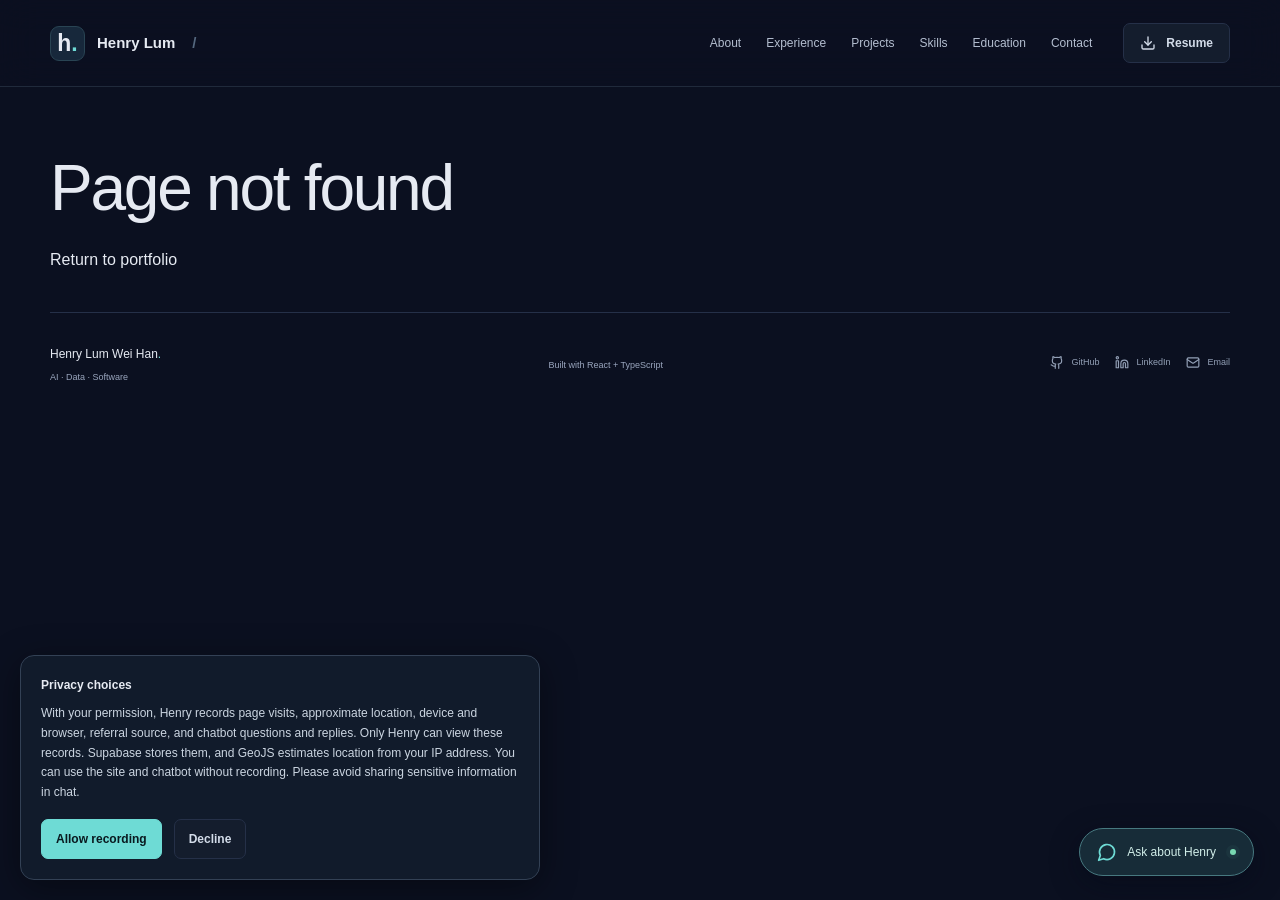
<file: index.html>
<!doctype html><html lang="en"><head><meta charset="UTF-8"/><meta name="viewport" content="width=device-width, initial-scale=1.0"/><meta name="theme-color" content="#0b1020"/><title>Henry Lum | AI Engineer · Data Engineer · Data Analyst</title><meta name="description" content="Portfolio of Henry Lum, a Computer Science graduate specialising in Big Data and Artificial Intelligence, with projects in AI applications, machine learning, IoT monitoring, data processing and software development."/><meta property="og:title" content="Henry Lum | AI Engineer · Data Engineer · Data Analyst"/><meta property="og:description" content="AI applications, data systems and software. Explore Henry's projects, personal contributions and internship experience."/><meta property="og:type" content="website"/><meta property="og:image" content="https://henrylum27.github.io/og-placeholder.svg"/><meta name="twitter:card" content="summary_large_image"/><meta name="twitter:title" content="Henry Lum | AI Engineer · Data Engineer · Data Analyst"/><meta name="twitter:description" content="AI applications, data systems and software."/><meta name="twitter:image" content="https://henrylum27.github.io/og-placeholder.svg"/><link rel="icon" type="image/svg+xml" href="/favicon.svg"/>  <script type="module" crossorigin src="/index-B1QkyvH5.js"></script>
  <link rel="stylesheet" crossorigin href="/index-OuGYtA2w.css">
</head><body><div id="root"></div></body></html>
</file>
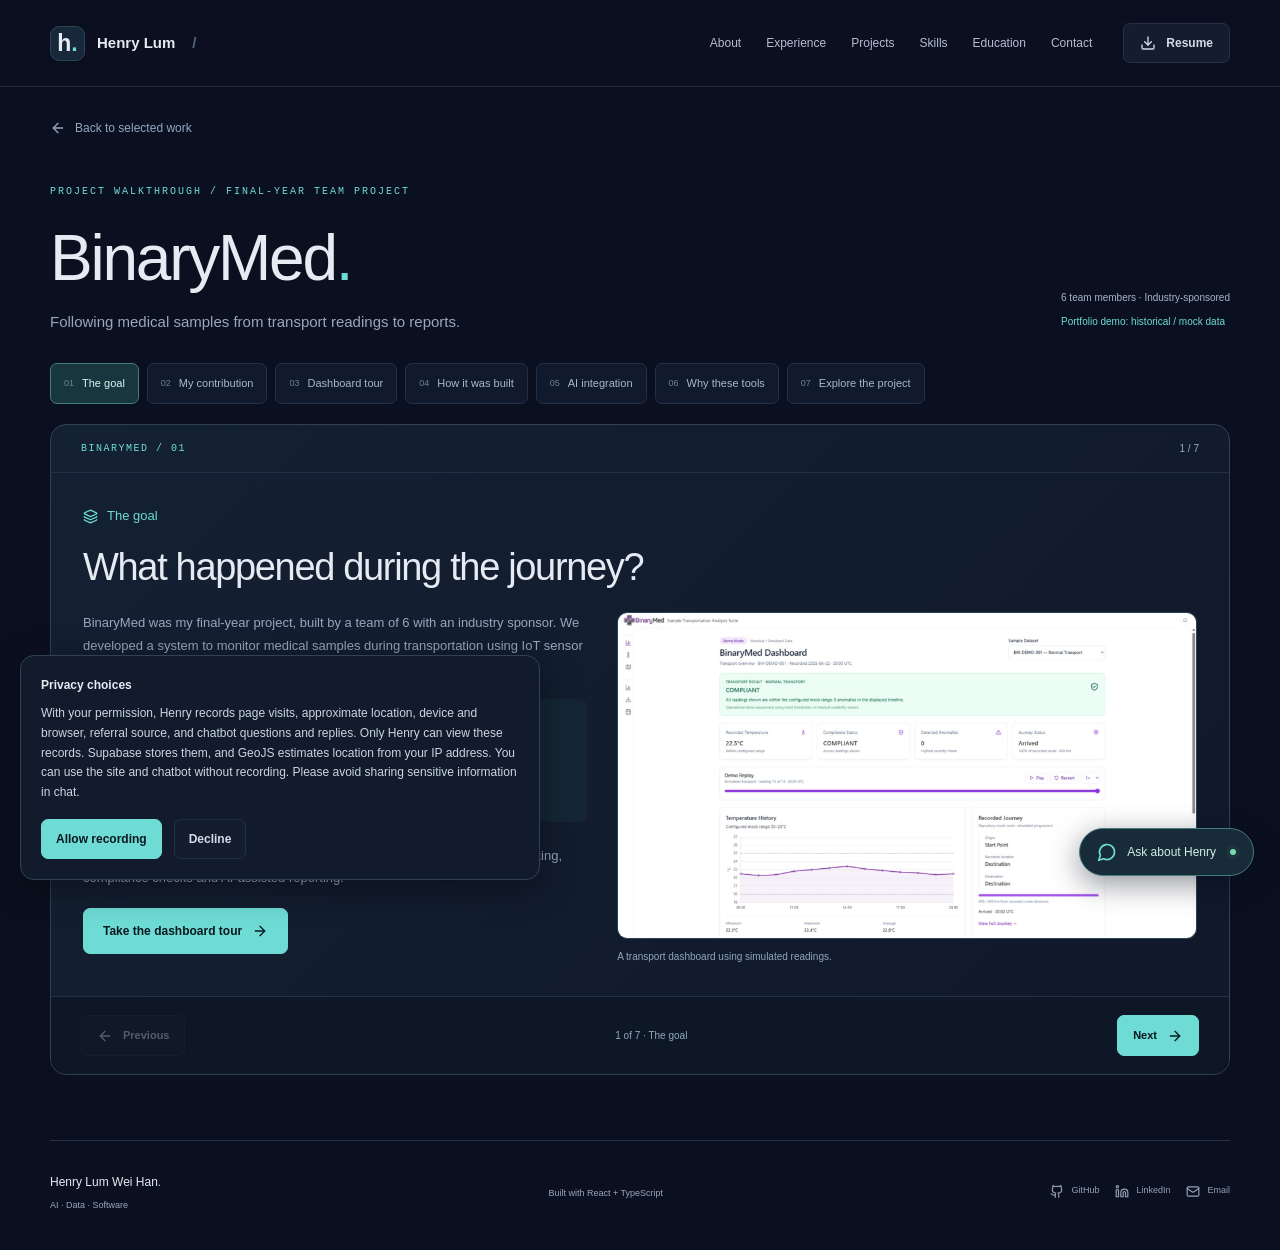
<file: projects/binarymed/index.html>
<!doctype html><html lang="en"><head><meta charset="UTF-8"><meta name="viewport" content="width=device-width, initial-scale=1"><title>BinaryMed | Henry Lum</title><link rel="icon" href="/favicon.svg"><link rel="stylesheet" href="/index-B4BgxqNy.css"><script type="module" src="/index-39-VRidZ.js"></script></head><body><div id="root"></div></body></html>
</file>
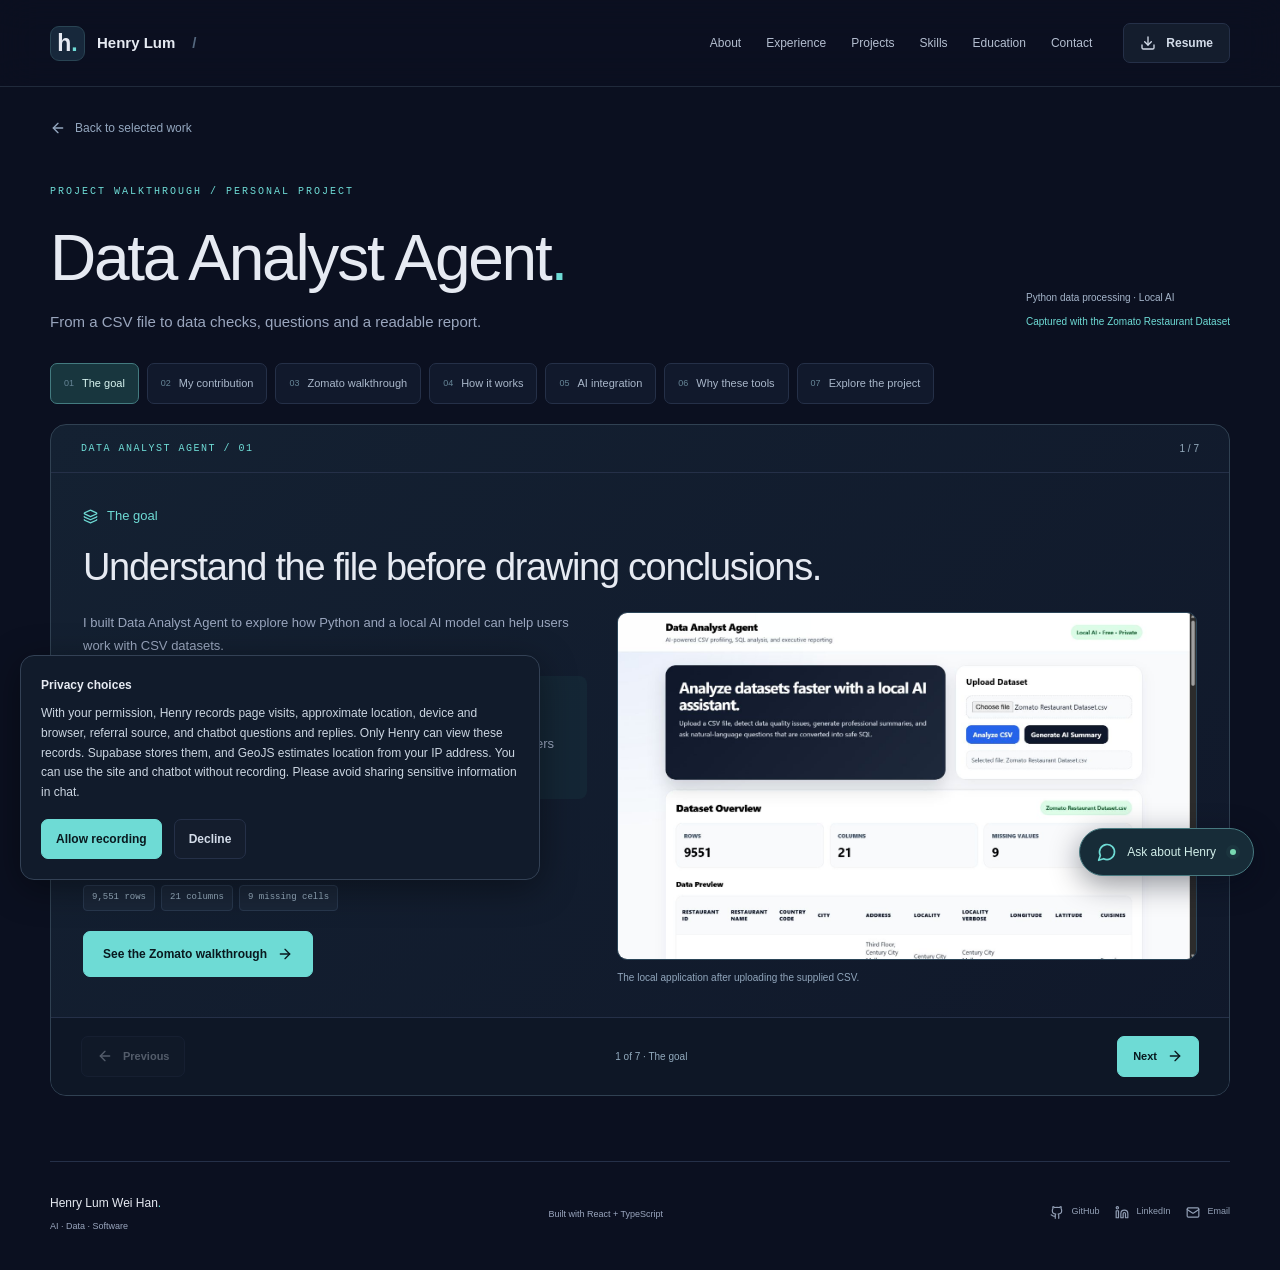
<file: projects/data-analyst-agent/index.html>
<!doctype html><html lang="en"><head><meta charset="UTF-8"><meta name="viewport" content="width=device-width, initial-scale=1"><title>Data Analyst Agent | Henry Lum</title><link rel="icon" href="/favicon.svg"><link rel="stylesheet" href="/index-B4BgxqNy.css"><script type="module" src="/index-39-VRidZ.js"></script></head><body><div id="root"></div></body></html>
</file>
<file: index-OuGYtA2w.css>
.bm-presentation{padding:32px 0 65px}.bm-intro{display:flex;align-items:end;justify-content:space-between;gap:24px;padding:40px 0 28px}.bm-intro h1{font-size:clamp(40px,5vw,65px);margin-bottom:14px}.bm-intro>div>p:last-child{margin-bottom:0;font-size:15px}.bm-intro .eyebrow{font-size:10px}.bm-context{display:grid;gap:9px;flex-shrink:0;color:#a5b5ca;font-size:10px;padding-bottom:6px}.bm-context span:last-child{color:var(--accent)}.bm-chapters{display:flex;flex-wrap:wrap;gap:8px;margin:0 0 20px}.bm-chapters button{display:flex;align-items:center;gap:8px;border:1px solid var(--line);background:#11192c;border-radius:7px;padding:11px 13px;font-size:11px;color:#a9b7ca}.bm-chapters button span{color:#668596;font-size:9px}.bm-chapters button[aria-current=step]{background:#18363e;border-color:#437b80;color:#d9f5f1}.bm-deck{border:1px solid #304152;border-radius:16px;background:linear-gradient(135deg,#142132,#10182a);overflow:hidden}.bm-slide-top{display:flex;justify-content:space-between;align-items:center;border-bottom:1px solid var(--line);padding:16px 30px;color:#93a9bb;font-size:10px}.bm-slide-top .mono{letter-spacing:1.5px;color:var(--accent)}.bm-slide{padding:32px;min-height:435px;animation:bm-appear .2s ease-out}.bm-slide-kicker{display:flex;gap:9px;align-items:center;color:var(--accent);font-size:11px;margin-bottom:18px}.bm-slide h2{font-size:clamp(26px,3vw,38px);font-weight:500;margin-bottom:23px}.bm-slide h3{font-size:19px;line-height:1.35;margin-bottom:12px;font-weight:500}.bm-slide p{font-size:13px;max-width:850px}.bm-slide figure{margin:0;min-width:0}.bm-slide .screenshot{overflow:hidden;border:1px solid #2b4558;border-radius:10px;background:#0b1020}.bm-slide .screenshot img{display:block;width:100%;height:auto}.bm-slide figcaption{display:flex;flex-wrap:wrap;align-items:center;gap:7px;margin-top:10px;font-size:10px;color:#91a6bc}.bm-slide figcaption a{display:inline-flex;align-items:center;gap:5px;color:var(--accent)}.bm-goal{display:grid;grid-template-columns:1fr 1.15fr;gap:30px;align-items:start}.bm-goal figure{align-self:center}.bm-highlight{border-left:3px solid var(--accent);background:#18333e70;padding:20px;margin:18px 0 23px;border-radius:0 8px 8px 0}.bm-highlight p{margin-bottom:0}.bm-contributions{display:grid;grid-template-columns:repeat(3,minmax(0,1fr));gap:18px;margin:26px 0}.bm-contributions article,.bm-tool-grid article{border:1px solid #2a4253;padding:22px;border-radius:10px;background:#101b2a88}.bm-contributions .mono{font-size:9px;color:var(--accent);display:block;margin-bottom:17px}.bm-contributions p,.bm-tool-grid p{margin-bottom:0}.bm-slide .bm-footnote{font-size:11px;color:#94a8b9;margin:23px 0 0}.bm-screen-buttons{display:flex;flex-wrap:wrap;gap:7px;margin-bottom:24px}.bm-screen-buttons button{background:#0f1a2b;border:1px solid #304355;border-radius:6px;color:#aebed0;padding:9px 11px;font-size:10px}.bm-screen-buttons button[aria-pressed=true]{color:#ccf6ee;border-color:#4b8e8b;background:#1b3840}.bm-tour{display:grid;grid-template-columns:1.7fr 1fr;gap:28px;align-items:start}.bm-screen-copy h4{font-size:11px;color:#b6d9dd;margin:15px 0 7px}.bm-screen-copy p{font-size:12px;margin-bottom:10px}.bm-flow{display:grid;grid-template-columns:repeat(4,minmax(0,1fr));list-style:none;padding:0;gap:14px;margin:27px 0}.bm-flow li{margin:0;padding:20px;border:1px solid #2c4555;background:#101b2a99;border-radius:10px}.bm-flow li>.mono{font-size:12px;color:var(--accent);display:block;margin-bottom:16px}.bm-flow h3{font-size:19px}.bm-flow p{font-size:12px;margin-bottom:0}.bm-ai-heading{display:flex;gap:15px;align-items:start}.bm-ai-heading>svg{flex-shrink:0;color:var(--accent);margin-top:3px}.bm-ai-grid{display:grid;grid-template-columns:1fr 1.15fr;gap:30px;margin-top:25px}.bm-ai-grid .bm-highlight{margin-top:0}.bm-ai-grid ul{font-size:12px;padding-left:16px;margin-top:0}.bm-ai-path{display:flex;flex-wrap:wrap;gap:14px;align-items:center;margin-top:10px;color:var(--accent)}.bm-ai-path span{border:1px solid #355966;padding:12px 14px;border-radius:6px;font-size:11px;color:#c3dce1}.bm-tool-grid{display:grid;grid-template-columns:repeat(3,minmax(0,1fr));gap:14px}.bm-tool-grid article>span{font-size:10px;color:var(--accent);display:block;margin-bottom:11px}.bm-tool-grid p{font-size:12px}.bm-navigation{display:flex;align-items:center;justify-content:space-between;gap:18px;padding:18px 30px;border-top:1px solid var(--line);background:#0e1726}.bm-navigation .bm-current{font-size:10px;margin:0;text-align:center;color:#92aabd}.bm-navigation button:disabled{opacity:.35;cursor:default}.bm-navigation .button{padding:11px 15px;font-size:11px}@keyframes bm-appear{0%{opacity:0;transform:translateY(4px)}to{opacity:1;transform:translateY(0)}}@media(prefers-reduced-motion:reduce){.bm-slide{animation:none}}@media(max-width:1000px){.bm-intro{align-items:start;flex-direction:column;gap:18px}.bm-context{display:flex;flex-wrap:wrap;gap:14px}.bm-contributions,.bm-tool-grid{grid-template-columns:repeat(2,minmax(0,1fr))}.bm-goal,.bm-tour{grid-template-columns:1fr}.bm-goal figure{max-width:800px}.bm-flow{grid-template-columns:repeat(2,minmax(0,1fr))}}@media(max-width:680px){.bm-presentation{padding-top:24px}.bm-intro{padding-top:30px}.bm-intro .eyebrow{font-size:8px;line-height:1.8}.bm-context{font-size:9px}.bm-chapters{gap:6px}.bm-chapters button{font-size:10px;padding:9px}.bm-slide-top{padding:14px 18px}.bm-slide{padding:23px 18px;min-height:0}.bm-slide h2{font-size:27px;line-height:1.2}.bm-contributions,.bm-tool-grid,.bm-ai-grid{grid-template-columns:1fr;gap:14px}.bm-flow{grid-template-columns:1fr}.bm-goal{gap:20px}.bm-slide h3{font-size:18px}.bm-ai-path{gap:8px}.bm-ai-path span{font-size:10px;padding:10px}.bm-ai-heading{gap:10px}.bm-ai-heading>svg{width:23px}.bm-navigation{padding:15px 12px;gap:8px}.bm-navigation .bm-current{font-size:9px;max-width:105px}.bm-navigation .button{padding:10px;font-size:10px}.bm-screen-buttons button{font-size:9px;padding:8px}.bm-screen-copy p{font-size:12px}.bm-tool-grid article{padding:18px}}.analyst-report-preview{border:1px solid #35505d;border-radius:10px;overflow:hidden;background:#202a36}.analyst-report-toolbar{display:flex;align-items:center;flex-wrap:wrap;gap:14px;padding:14px;color:#c6dce3;font-size:11px}.analyst-report-toolbar span,.analyst-report-toolbar a{display:inline-flex;align-items:center;gap:6px}.analyst-report-toolbar span{margin-right:auto}.analyst-report-toolbar a{color:var(--accent)}.analyst-report-pages{max-height:650px;overflow:auto;padding:12px;overscroll-behavior:contain;scrollbar-gutter:stable}.analyst-report-pages:focus-visible{outline:2px solid var(--accent);outline-offset:-3px}.analyst-report-pages figure{margin:0 0 15px}.analyst-report-pages img{display:block;width:100%;height:auto;background:#fff}.analyst-report-pages figcaption{justify-content:center;color:#b5c6d2;margin:8px 0}.analyst-report-pages figure:last-child{margin-bottom:0}@media(max-width:680px){.analyst-report-toolbar{gap:12px}.analyst-report-toolbar span{width:100%}.analyst-report-pages{max-height:65vh;padding:6px}}/*! tailwindcss v4.3.3 | MIT License | https://tailwindcss.com */@layer properties{@supports (((-webkit-hyphens:none)) and (not (margin-trim:inline))) or ((-moz-orient:inline) and (not (color:rgb(from red r g b)))){*,:before,:after,::backdrop{--tw-blur:initial;--tw-brightness:initial;--tw-contrast:initial;--tw-grayscale:initial;--tw-hue-rotate:initial;--tw-invert:initial;--tw-opacity:initial;--tw-saturate:initial;--tw-sepia:initial;--tw-drop-shadow:initial;--tw-drop-shadow-color:initial;--tw-drop-shadow-alpha:100%;--tw-drop-shadow-size:initial}}}@layer theme{:root,:host{--font-sans:-apple-system, BlinkMacSystemFont, "Segoe UI", Roboto, "Helvetica Neue", "Noto Sans", Arial, sans-serif, "Apple Color Emoji", "Segoe UI Emoji", "Segoe UI Symbol", "Noto Color Emoji";--font-mono:ui-monospace, SFMono-Regular, Menlo, Monaco, Consolas, "Liberation Mono", "Courier New", monospace;--default-font-family:var(--font-sans);--default-mono-font-family:var(--font-mono)}}@layer base{*,:after,:before,::backdrop{box-sizing:border-box;border:0 solid;margin:0;padding:0}::file-selector-button{box-sizing:border-box;border:0 solid;margin:0;padding:0}html,:host{-webkit-text-size-adjust:100%;-moz-tab-size:4;tab-size:4;line-height:1.5;font-family:var(--default-font-family,-apple-system, BlinkMacSystemFont, "Segoe UI", Roboto, "Helvetica Neue", "Noto Sans", Arial, sans-serif, "Apple Color Emoji", "Segoe UI Emoji", "Segoe UI Symbol", "Noto Color Emoji");font-feature-settings:var(--default-font-feature-settings,normal);font-variation-settings:var(--default-font-variation-settings,normal);-webkit-tap-highlight-color:transparent}hr{height:0;color:inherit;border-top-width:1px}abbr:where([title]){-webkit-text-decoration:underline dotted;text-decoration:underline dotted}h1,h2,h3,h4,h5,h6{font-size:inherit;font-weight:inherit}a{color:inherit;-webkit-text-decoration:inherit;text-decoration:inherit}b,strong{font-weight:bolder}code,kbd,samp,pre{font-family:var(--default-mono-font-family,ui-monospace, SFMono-Regular, Menlo, Monaco, Consolas, "Liberation Mono", "Courier New", monospace);font-feature-settings:var(--default-mono-font-feature-settings,normal);font-variation-settings:var(--default-mono-font-variation-settings,normal);font-size:1em}small{font-size:80%}sub,sup{vertical-align:baseline;font-size:75%;line-height:0;position:relative}sub{bottom:-.25em}sup{top:-.5em}table{text-indent:0;border-color:inherit;border-collapse:collapse}:-moz-focusring:where(:not(iframe)){outline:auto}progress{vertical-align:baseline}summary{display:list-item}ol,ul,menu{list-style:none}img,svg,video,canvas,audio,iframe,embed,object{vertical-align:middle;display:block}img,video{max-width:100%;height:auto}button,input,select,optgroup,textarea{font:inherit;font-feature-settings:inherit;font-variation-settings:inherit;letter-spacing:inherit;color:inherit;opacity:1;background-color:#0000;border-radius:0}::file-selector-button{font:inherit;font-feature-settings:inherit;font-variation-settings:inherit;letter-spacing:inherit;color:inherit;opacity:1;background-color:#0000;border-radius:0}:where(select:is([multiple],[size])) optgroup{font-weight:bolder}:where(select:is([multiple],[size])) optgroup option{padding-inline-start:20px}::file-selector-button{margin-inline-end:4px}::placeholder{opacity:1}@supports (not ((-webkit-appearance:-apple-pay-button))) or (contain-intrinsic-size:1px){::placeholder{color:currentColor}@supports (color:color-mix(in lab,red,red)){::placeholder{color:color-mix(in oklab,currentcolor 50%,transparent)}}}textarea{resize:vertical}::-webkit-search-decoration{-webkit-appearance:none}::-webkit-date-and-time-value{min-height:1lh;text-align:inherit}::-webkit-datetime-edit{display:inline-flex}::-webkit-datetime-edit-fields-wrapper{padding:0}::-webkit-datetime-edit{padding-block:0}::-webkit-datetime-edit-year-field{padding-block:0}::-webkit-datetime-edit-month-field{padding-block:0}::-webkit-datetime-edit-day-field{padding-block:0}::-webkit-datetime-edit-hour-field{padding-block:0}::-webkit-datetime-edit-minute-field{padding-block:0}::-webkit-datetime-edit-second-field{padding-block:0}::-webkit-datetime-edit-millisecond-field{padding-block:0}::-webkit-datetime-edit-meridiem-field{padding-block:0}::-webkit-calendar-picker-indicator{line-height:1}:-moz-ui-invalid{box-shadow:none}button,input:where([type=button],[type=reset],[type=submit]){-webkit-appearance:button;-moz-appearance:button;appearance:button}::file-selector-button{-webkit-appearance:button;-moz-appearance:button;appearance:button}::-webkit-inner-spin-button{height:auto}::-webkit-outer-spin-button{height:auto}[hidden]:where(:not([hidden=until-found])){display:none!important}}@layer components;@layer utilities{.visible{visibility:visible}.sr-only{clip-path:inset(50%);white-space:nowrap;border-width:0;width:1px;height:1px;margin:-1px;padding:0;position:absolute;overflow:hidden}.absolute{position:absolute}.fixed{position:fixed}.static{position:static}.container{width:100%}@media(min-width:40rem){.container{max-width:40rem}}@media(min-width:48rem){.container{max-width:48rem}}@media(min-width:64rem){.container{max-width:64rem}}@media(min-width:80rem){.container{max-width:80rem}}@media(min-width:96rem){.container{max-width:96rem}}.contents{display:contents}.table{display:table}.grow{flex-grow:1}.filter{filter:var(--tw-blur,) var(--tw-brightness,) var(--tw-contrast,) var(--tw-grayscale,) var(--tw-hue-rotate,) var(--tw-invert,) var(--tw-saturate,) var(--tw-sepia,) var(--tw-drop-shadow,)}}:root{color:#e6eaf2;font-synthesis:none;--muted:#9aa6be;--accent:#6edbd5;--line:#253048;--panel:#11192c;color-scheme:dark;background:#0b1020;font-family:Inter,Segoe UI,Arial,sans-serif;font-weight:400}*{box-sizing:border-box}html{scroll-behavior:smooth;scroll-padding-top:100px}body{margin:0}a{color:inherit;text-decoration:none}button{font:inherit;cursor:pointer}button,a{-webkit-tap-highlight-color:transparent}button:focus-visible,a:focus-visible{outline:2px solid var(--accent);outline-offset:5px}button{color:inherit}p{color:var(--muted);margin:0 0 18px;line-height:1.75}h1,h2,h3{letter-spacing:-.035em;margin:0;line-height:1.15}ul{color:var(--muted);padding-left:20px;line-height:1.8}li{margin-bottom:9px;padding-left:6px}li::marker{color:var(--accent)}.container{width:calc(100% - 96px);max-width:1180px;margin:auto}.mono,.eyebrow,.tags{font-family:Cascadia Code,SFMono-Regular,Consolas,monospace}.eyebrow{letter-spacing:2px;color:var(--accent);margin-bottom:21px;font-size:11px;font-weight:500}.muted,.missing{color:var(--muted)}.accent{color:var(--accent)}.small{font-size:12px}.nav-wrap{z-index:30;-webkit-backdrop-filter:blur(18px);backdrop-filter:blur(18px);background:#0b1020e8;border-bottom:1px solid #202a3b;position:sticky;top:0}.navbar{justify-content:space-between;align-items:center;height:86px;display:flex}.brand{align-items:center;gap:12px;font-size:15px;font-weight:600;display:flex}.brand-mark{background:#17283b;border:1px solid #294453;border-radius:9px;place-content:center;width:35px;height:35px;font-size:23px;display:grid;position:relative}.brand-mark span{color:var(--accent)}.brand-dot{color:#54677e;margin-left:5px}.nav-links{color:#b4bed0;align-items:center;gap:25px;font-size:12px;display:flex}.nav-links a:hover{color:var(--accent)}.nav-links .button{margin-left:6px;padding:10px 16px;font-size:12px}.menu-toggle{background:0 0;border:0;display:none}.hero{grid-template-columns:1.15fr 1fr;align-items:center;gap:32px;min-height:735px;padding-top:66px;padding-bottom:118px;display:grid;position:relative}.availability{color:#a5d9cf;background:#10262677;border:1px solid #28433f;border-radius:30px;align-items:center;gap:9px;margin-bottom:36px;padding:7px 12px;font-size:11px;display:inline-flex}.availability span,.status-dot{background:#78d8b1;border-radius:50%;width:6px;height:6px;display:inline-block;box-shadow:0 0 0 4px #78d8b10b}.hero .eyebrow{color:#95a5bc;margin-bottom:15px}.wave{color:var(--accent);margin-left:7px;font-size:18px}.hero h1{letter-spacing:-.055em;font-size:clamp(52px,5.5vw,78px);font-weight:700;line-height:1.02}.hero h1 span{color:#91a0b8}.hero h2{letter-spacing:-.025em;color:var(--accent);margin:24px 0 17px;font-size:23px;font-weight:500}.hero-description{max-width:540px;font-size:15px;line-height:1.85}.hero-description strong{color:#d3dceb;font-weight:400}.location{color:#8595ac;align-items:center;gap:6px;margin:22px 0 26px;font-size:10px;line-height:1.8;display:flex}.button-row{flex-wrap:wrap;align-items:center;gap:12px;display:flex}.button{border:1px solid var(--line);white-space:nowrap;border-radius:7px;justify-content:center;align-items:center;gap:10px;padding:13px 19px;font-size:12px;font-weight:600;transition:transform .2s,background .2s;display:inline-flex}.button:hover{transform:translateY(-2px)}.primary{background:var(--accent);color:#09191f;border-color:var(--accent)}.primary:hover{background:#94e7df}.secondary{color:#d3dce9;background:#141d2d}.secondary:hover{border-color:#54707a}.social-links{color:#93a0b6;flex-wrap:wrap;align-items:center;gap:22px;font-size:11px;display:flex}.social-links a,.social-links .missing{align-items:center;gap:7px;display:flex}.social-links a:hover{color:var(--accent)}.hero .social-links{margin-top:29px}.social-links .missing{opacity:.6}.hero-visual{place-items:center;height:460px;display:grid;position:relative}.visual-grid{background-image:linear-gradient(#26364c2d 1px,#0000 1px),linear-gradient(90deg,#26364c2d 1px,#0000 1px);background-size:35px 35px;position:absolute;top:15px;right:15px;bottom:15px;left:15px;-webkit-mask-image:radial-gradient(#000,#0000 72%);mask-image:radial-gradient(#000,#0000 72%)}.orbit{border:1px solid #2a3c4c70;border-radius:50%;width:420px;height:420px;position:absolute}.orbit-two{border-style:dashed;border-color:#2c49504d;width:350px;height:350px}.orbit-three{background:radial-gradient(circle,#1636376b,#0000 70%);border:0;width:270px;height:270px}.focus-card{z-index:2;background:linear-gradient(140deg,#18243a,#111b2e);border:1px solid #34465e;border-radius:13px;width:365px;transition:transform .4s;transform:rotate(-3deg);box-shadow:0 25px 65px #04081166}.hero-visual:hover .focus-card{transform:rotate(0)translateY(-4px)}.focus-top{color:#75859f;border-bottom:1px solid #2c3a50;justify-content:space-between;align-items:center;padding:15px 16px;font-family:Consolas,monospace;font-size:10px;display:flex}.window-dots{gap:5px;display:flex}.window-dots i{background:#46546e;border-radius:50%;width:6px;height:6px}.window-dots i:first-child{background:#b17b7a}.window-dots i:nth-child(2){background:#b9a374}.window-dots i:nth-child(3){background:#77a594}.focus-content{padding:26px 24px 20px;font-family:Consolas,monospace;font-size:12px}.comment{color:#6d859b;margin-bottom:19px;font-size:10px}.focus-code{color:#d0d7e6;margin:13px 0}.code-blue{color:#8bb6f7}.code-line{gap:18px;font-size:12px;line-height:2.4;display:flex}.code-line span{color:#4a6077;font-size:10px}.code-line b{color:#96d9cb;font-weight:400}.code-line em{color:#6b7b95;margin-left:-12px;font-style:normal}.focus-status{color:#8599ae;border-top:1px solid #2b3a4c;align-items:center;gap:9px;margin-top:23px;padding-top:15px;font-size:9px;display:flex}.floating-label{z-index:3;background:#131e31;border:1px solid #344055;border-radius:8px;align-items:center;gap:9px;padding:12px 15px;font-size:11px;display:flex;position:absolute;box-shadow:0 10px 30px #080c204d}.floating-label svg{color:var(--accent)}.label-ai{top:44px;left:72px;transform:rotate(3deg)}.label-data{top:116px;right:4px;transform:rotate(4deg)}.label-api{bottom:72px;left:23px;transform:rotate(2deg)}.visual-caption{color:#697f95;letter-spacing:2px;font-size:9px;position:absolute;bottom:10px}.scroll-hint{color:#8392a9;align-items:center;gap:10px;font-size:10px;display:flex;position:absolute;bottom:31px}.scroll-hint svg{color:var(--accent)}.section{border-top:1px solid var(--line);padding:96px 0}.section-heading{max-width:660px;margin-bottom:35px}.section-heading .eyebrow span{color:#60778d;margin-right:9px}.section-heading h2{letter-spacing:-.045em;font-size:clamp(30px,3.4vw,43px);font-weight:600}.section-heading>p:last-child:not(.eyebrow){margin-top:19px;margin-bottom:0;font-size:14px}.about-layout{grid-template-columns:1fr 1.1fr;gap:90px;display:grid}.about-copy{padding-top:3px;font-size:14px}.about-copy a{color:var(--accent);border-bottom:1px solid #37676c}.profile-stats{border:1px solid var(--line);background:#111a2b66;border-radius:10px;grid-template-columns:1fr 1.25fr 1fr 1fr;margin-top:30px;display:grid}.profile-stats>div{border-right:1px solid var(--line);flex-direction:column;gap:10px;padding:26px 23px;display:flex}.profile-stats>div:last-child{border:0}.profile-stats .mono{letter-spacing:1px;color:#7d91a8;font-size:9px}.profile-stats strong{font-size:14px;font-weight:500}.profile-stats small{color:#8696ad;font-size:10px}.build-interests{align-items:center;gap:26px;margin-top:26px;display:flex}.build-interests>.mono{color:var(--accent);white-space:nowrap;font-size:9px}.build-interests p{margin:0;font-size:11px}.build-interests p span{color:#5c8190;padding:0 10px}.heading-row{justify-content:space-between;align-items:center;display:flex}.section-side-note{letter-spacing:1px;color:#748ba1;font-size:9px}.filters{gap:7px;margin:0 0 25px;display:flex}.filters button{color:#8d9ab0;background:0 0;border:1px solid #0000;border-radius:6px;padding:9px 15px;font-size:11px;transition:background .2s}.filters button:hover{background:#192537}.filters button.active{color:var(--accent);background:#153136;border-color:#2f4f55}.filters span{opacity:.6;margin-left:10px;font-size:9px}.project-card{background:#11192a;border:1px solid #27344b;border-radius:13px;min-width:0;transition:transform .3s,border-color .3s;overflow:hidden}.project-card:hover{border-color:#4a7a83;transform:translateY(-4px)}.project-card.featured{grid-template-columns:1fr 1.1fr;margin-bottom:24px;display:grid}.project-media{background:radial-gradient(at 30% 30%,#19363f66,#0000 75%),#0e1727;border-bottom:1px solid #23304a;flex-direction:column;justify-content:space-between;min-width:0;padding:24px;display:flex}.featured .project-media{border-bottom:0;border-right:1px solid #23304a;padding:30px}.project-media-label{letter-spacing:1.6px;color:#729aa4;justify-content:space-between;margin-bottom:24px;font:9px Consolas,monospace;display:flex}.screenshot{background:#111d2c;border:1px dashed #344a60;border-radius:9px;width:100%;min-width:0;overflow:hidden}.screenshot img{object-fit:contain;width:100%;height:auto;display:block}.screenshot-placeholder{text-align:center;background-image:linear-gradient(#283b4e25 1px,#0000 1px),linear-gradient(90deg,#283b4e25 1px,#0000 1px);background-size:27px 27px;flex-direction:column;justify-content:center;align-items:center;gap:13px;min-height:210px;padding:24px;display:flex}.screenshot-placeholder svg{color:#537381;background:#152c37;border:1px solid #2b4655;border-radius:10px;width:43px;height:43px;padding:8px}.screenshot-placeholder .mono{letter-spacing:2px;color:#738e9e;font-size:9px}.screenshot-placeholder strong{color:#9fbdc8;font-size:12px;font-weight:400}.screenshot-placeholder small{color:#6e8098;overflow-wrap:anywhere;font:9px Consolas,monospace}.featured .screenshot-placeholder{min-height:290px}.media-footer{color:#728c9d;justify-content:space-between;gap:12px;margin-top:22px;font-size:9px;display:flex}.media-footer .mono{font-size:8px}.project-body{padding:30px}.project-topline{flex-wrap:wrap;justify-content:space-between;align-items:center;gap:8px;display:flex}.project-topline .eyebrow{letter-spacing:1.2px;margin:0 0 14px;font-size:9px}.project-body h3{margin-bottom:10px;font-size:26px;font-weight:600}.featured h3{font-size:37px}.project-subtitle{color:#c2ccdb;margin-bottom:17px;font-size:12px;line-height:1.6}.project-body>p:not(.project-subtitle){font-size:12px;line-height:1.9}.contribution{border-left:2px solid #458782;margin:21px 0;padding-left:15px}.contribution .mono{color:#77b7b4;letter-spacing:1.2px;font-size:9px}.contribution p{margin-top:9px;margin-bottom:0;font-size:11px;line-height:1.9}.tags{flex-wrap:wrap;gap:6px;display:flex}.tags span{color:#9bb1c3;background:#1a2638;border:1px solid #28384e;border-radius:4px;padding:5px 8px;font-size:9px;transition:background .25s}.project-card:hover .tags span{background:#1b303c}.project-actions{border-top:1px solid #273348;justify-content:space-between;align-items:center;gap:15px;margin-top:25px;padding-top:20px;display:flex}.text-link{color:var(--accent);overflow-wrap:anywhere;align-items:center;gap:9px;font-size:12px;display:inline-flex}.repo-link{color:#a9b6c9;align-items:center;gap:7px;font-size:11px;display:flex}.text-link:hover,.repo-link:hover{color:#b0f3e8}.project-grid{grid-template-columns:1fr 1fr;gap:24px;display:grid}.project-grid .project-card{flex-direction:column;display:flex}.project-grid .project-body{flex-direction:column;flex:1;display:flex}.project-grid .project-body .tags{margin-top:auto}.development{color:#ddbd83;background:#392c1c66;border:1px solid #5d4a31;border-radius:5px;margin-bottom:14px;padding:5px 9px;font-size:9px}.experience-list{border-top:1px solid var(--line)}.experience-card{border-bottom:1px solid var(--line);grid-template-columns:240px 1fr;gap:45px;padding:38px 0;display:grid}.experience-meta>.mono{color:#668c96;font-size:12px}.experience-meta p{color:#aebdce;margin-top:17px;margin-bottom:7px;font-size:12px}.experience-meta small{color:#71889e;font-size:10px}.experience-card h3{margin-bottom:8px;font-size:23px;font-weight:500}.company{color:var(--accent);margin-bottom:18px;font-size:14px}.experience-card>div>p:not(.company){font-size:13px}.experience-card ul{margin:16px 0 23px;font-size:12px}.skills-grid{grid-template-columns:repeat(3,1fr);gap:14px;display:grid}.skill-group{border:1px solid var(--line);background:#11192a77;border-radius:9px;padding:24px;transition:border .2s}.skill-group:hover{border-color:#47636e}.skill-title{align-items:flex-start;gap:11px;margin-bottom:21px;display:flex}.skill-title svg{color:var(--accent);flex-shrink:0}.skill-title h3{letter-spacing:-.015em;font-size:14px;font-weight:500;line-height:1.5}.skill-group .tags{gap:6px}.skill-group .tags span{font-size:9px;line-height:1.4}.skill-note{margin-top:15px;margin-bottom:0;font-size:10px}.education-card{border:1px solid var(--line);background:linear-gradient(115deg,#152031,#10182a);border-radius:11px;grid-template-columns:70px 1fr;gap:20px;padding:35px;display:grid}.education-icon{width:59px;height:59px;color:var(--accent);background:#1b3540;border:1px solid #31525f;border-radius:12px;place-content:center;display:grid}.education-card .eyebrow{color:#85a4b6;margin-bottom:12px;font-size:9px}.education-card h3{margin-bottom:10px;font-size:27px}.education-card .company{margin-bottom:7px}.specialisation{color:#c3d0df;font-size:13px}.education-card p:not(.company):not(.specialisation):not(.eyebrow){max-width:850px;font-size:12px}.languages{grid-template-columns:.7fr 1fr 1.2fr 1fr;align-items:center;gap:20px;padding-top:32px;display:grid}.languages>.mono{color:#8199ae;letter-spacing:1px;font-size:9px}.languages div{flex-wrap:wrap;gap:12px;font-size:11px;display:flex}.languages strong{font-weight:500}.languages div span{color:#8393a9;font-size:10px}.contact-section{border-top:1px solid var(--line);grid-template-columns:1.45fr .65fr;gap:60px;padding:95px 0 80px;display:grid}.contact-section h2{letter-spacing:-.05em;margin-bottom:26px;font-size:clamp(38px,4.5vw,57px);font-weight:600}.contact-section h2 span{color:var(--accent)}.contact-section h3{margin-bottom:12px;font-size:18px}.contact-section p{max-width:600px;font-size:13px}.email-link{color:#d9e9ee;overflow-wrap:anywhere;align-items:center;gap:16px;margin:25px 0;font-size:20px;display:flex}.email-link svg{color:var(--accent);flex-shrink:0}.contact-section .social-links{margin-top:25px}.contact-aside{border-left:1px solid #2a3d4d;align-self:center;padding:22px 0 22px 40px}.contact-aside p{color:#a9b9c9;margin-top:18px;font-size:22px;line-height:1.5}.contact-aside small{color:#8097aa;font-size:10px;display:block}.contact-aside svg{color:#427580;margin-top:23px}.footer{border-top:1px solid var(--line);justify-content:space-between;align-items:center;gap:20px;padding:28px 0 36px;display:flex}.footer strong{font-size:12px;font-weight:500}.footer p{margin:5px 0 0;font-size:9px}.footer .social-links{gap:16px;font-size:9px}.footer .social-links svg{width:14px}.case-study{padding-top:35px}.back-link{color:#94a7bf;align-items:center;gap:9px;font-size:12px;display:inline-flex}.case-hero{padding:65px 0 40px}.case-hero h1{margin-bottom:22px;font-size:clamp(39px,5vw,65px)}.case-hero h2{color:#b5c6d6;margin-bottom:23px;font-size:22px;font-weight:400}.case-hero>p:not(.eyebrow){max-width:770px;font-size:15px}.case-hero .button{margin-top:25px}.case-columns{grid-template-columns:230px 1fr;gap:65px;margin-top:60px;display:grid}.case-index{color:#8a9bb2;flex-direction:column;align-self:start;gap:14px;font-size:11px;display:flex;position:sticky;top:125px}.case-index>.mono{color:var(--accent);letter-spacing:1px;margin-bottom:10px;font-size:10px}.case-index a:hover{color:var(--accent)}.case-content section{padding-bottom:50px;scroll-margin-top:110px}.case-content h2{margin-bottom:20px;font-size:27px;font-weight:500}.case-content p{font-size:14px}.case-callout{background:#152c3355;border:1px solid #2d4b54;border-radius:9px;padding:25px}.case-callout p{color:#afc8d1;margin:0}.architecture{margin:25px 0}.architecture-step{flex-direction:column;align-items:center;gap:12px;margin-bottom:12px;display:flex}.architecture-step>div{background:#142233;border:1px solid #2f4656;border-radius:9px;align-items:center;gap:18px;width:100%;padding:20px;display:flex}.architecture-step svg{color:var(--accent);flex-shrink:0}.architecture-step strong{font-size:14px;font-weight:500;display:block}.architecture-step small{color:#8fa6ba;margin-top:7px;font-size:11px;display:block}.case-screenshots{grid-template-columns:1fr 1fr;gap:15px;display:grid}.case-screenshots .screenshot-placeholder{min-height:200px;padding:15px}.case-screenshots .screenshot-placeholder strong{font-size:10px}.feature-list{grid-template-columns:1fr 1fr;gap:0 30px;font-size:13px;display:grid}.repository-list{flex-direction:column;gap:10px;display:flex}.repository-list a{border:1px solid var(--line);border-radius:7px;align-items:center;gap:16px;padding:16px;font-size:13px;display:flex}.repository-list a>span{flex:1;min-width:0}.repository-list small{color:var(--muted);overflow-wrap:anywhere;margin-top:7px;font-size:10px;display:block}.repository-list svg{color:var(--accent);flex-shrink:0}.case-bottom{padding:10px 0 65px}.modal-backdrop{z-index:100;background:#030815c9;place-items:center;padding:25px;display:grid;position:fixed;top:0;right:0;bottom:0;left:0}.modal{background:#152137;border:1px solid #456173;border-radius:12px;max-width:500px;padding:40px;position:relative}.modal h3{margin-bottom:20px;font-size:25px}.modal p{overflow-wrap:anywhere;font-size:13px}.close{background:0 0;border:0;position:absolute;top:12px;right:12px}.skip-link{z-index:110;background:var(--accent);color:#05161a;padding:10px;position:fixed;top:-80px;left:20px}.skip-link:focus{top:10px}.reveal{opacity:0;transition:opacity .5s,transform .5s;transform:translateY(15px)}.reveal.visible{opacity:1;transform:translateY(0)}.project-card.reveal.visible:hover{transform:translateY(-4px)}@media(min-width:1450px){.hero{min-height:800px}.hero h1{font-size:84px}}@media(max-width:1100px){.container{width:calc(100% - 64px)}.nav-links{gap:16px}.hero{gap:0}.focus-card{width:315px}.focus-content{padding:20px}.orbit{width:350px;height:350px}.orbit-two{width:290px;height:290px}.label-ai{left:36px}.label-data{right:-4px}.label-api{left:5px}.hero h1{font-size:62px}.about-layout{gap:45px}.profile-stats>div{padding:22px 16px}.profile-stats strong{font-size:12px}.skills-grid{grid-template-columns:repeat(3,1fr)}.skill-group{padding:20px}.case-columns{grid-template-columns:185px 1fr;gap:35px}.footer{flex-wrap:wrap}}@media(max-width:850px){.nav-links{gap:13px}.nav-links>a{font-size:10px}.brand{gap:8px;font-size:13px}.brand-dot{display:none}.hero{grid-template-columns:1.15fr .85fr;min-height:670px;padding-top:50px}.hero h1{font-size:54px}.hero h2{font-size:20px}.hero-description{font-size:13px}.hero-visual{height:400px}.focus-card{width:275px}.focus-content{padding:20px 16px;font-size:10px}.code-line{gap:12px;font-size:10px}.focus-top,.focus-status{font-size:8px}.orbit{width:285px;height:285px}.orbit-two{width:245px;height:245px}.floating-label{gap:6px;padding:9px;font-size:9px}.label-ai{top:36px;left:18px}.label-data{top:89px;right:-15px}.label-api{bottom:47px;left:5px}.visual-caption{font-size:7px}.profile-stats{grid-template-columns:1fr 1fr}.profile-stats>div:nth-child(2){border-right:0}.profile-stats>div:nth-child(-n+2){border-bottom:1px solid var(--line)}.project-card.featured{grid-template-columns:1fr}.featured .project-media{border-right:0;border-bottom:1px solid var(--line)}.featured .screenshot-placeholder{min-height:250px}.project-body{padding:24px}.project-body h3{font-size:23px}.featured h3{font-size:34px}.skills-grid{grid-template-columns:1fr 1fr}.experience-card{grid-template-columns:190px 1fr;gap:30px}.build-interests{align-items:flex-start}.section-side-note{display:none}.contact-section{grid-template-columns:1.5fr .6fr;gap:35px}.contact-aside{padding-left:24px}.contact-aside p{font-size:18px}.languages{grid-template-columns:.5fr 1fr 1fr 1fr}.case-columns{grid-template-columns:1fr}.case-index{display:none}}@media(max-width:680px){.container{width:calc(100% - 40px)}.navbar{height:70px}.brand{font-size:14px}.menu-toggle{color:#b8cbd8;padding:8px;display:block}.nav-links{background:#10192c;border-bottom:1px solid #354b60;flex-direction:column;align-items:stretch;gap:0;padding:20px;display:none;position:absolute;top:70px;left:0;right:0}.nav-links.open{display:flex}.nav-links>a{padding:12px;font-size:14px}.nav-links .button{margin:12px 0 0}.hero{flex-direction:column;align-items:stretch;gap:10px;min-height:0;padding:40px 0 66px;display:flex}.availability{margin-bottom:32px;padding:7px 10px;font-size:9px}.hero h1{font-size:62px}.hero h2{font-size:23px}.hero-description{font-size:14px}.location{align-items:flex-start;max-width:360px;margin-top:20px;font-size:10px}.location svg{flex-shrink:0;margin-top:3px}.button{padding:13px 15px;font-size:11px}.hero .social-links{gap:19px;font-size:10px}.hero-visual{align-self:center;width:100%;max-width:410px;height:355px;margin:18px 0 0}.focus-card{width:300px;max-width:90%}.focus-content{padding:22px;font-size:11px}.code-line{gap:17px;font-size:11px}.orbit{width:310px;height:310px}.orbit-two{width:265px;height:265px}.label-ai{top:12px;left:40px}.label-data{top:75px;right:0}.label-api{bottom:32px;left:8px}.visual-caption{bottom:0}.scroll-hint{bottom:26px}.section{padding:62px 0}.section-heading{margin-bottom:28px}.section-heading h2{font-size:33px}.section-heading .eyebrow{letter-spacing:1.4px;margin-bottom:17px;font-size:9px}.section-heading>p:last-child:not(.eyebrow){margin-top:15px;font-size:12px}.about-layout{grid-template-columns:1fr;gap:0}.about-copy{font-size:13px}.profile-stats{margin-top:16px}.profile-stats>div{padding:19px 15px}.profile-stats strong{font-size:12px;line-height:1.6}.profile-stats small{font-size:9px;line-height:1.7}.profile-stats .mono{font-size:8px}.build-interests{flex-direction:column;gap:10px}.build-interests p{font-size:10px;line-height:2}.project-grid{grid-template-columns:1fr;gap:20px}.featured .project-media,.project-media{padding:20px}.project-media-label{font-size:8px}.featured .screenshot-placeholder,.screenshot-placeholder{min-height:210px}.project-body{padding:24px 21px}.project-body h3{font-size:26px}.featured h3{font-size:34px}.project-body>p:not(.project-subtitle),.project-subtitle{font-size:12px}.contribution p{font-size:11px}.project-actions{margin-top:22px}.experience-card{grid-template-columns:1fr;gap:22px;padding:30px 0}.experience-meta{flex-wrap:wrap;align-items:center;gap:15px;display:flex}.experience-meta p{margin:0;font-size:11px}.experience-meta small{width:100%;margin-top:-10px;padding-left:30px}.experience-card h3{font-size:22px;line-height:1.35}.skills-grid{gap:12px}.skill-group{padding:18px 14px}.skill-title{gap:8px}.skill-title h3{font-size:12px}.skill-title svg{width:17px}.skill-group .tags span{padding:4px 6px;font-size:8px}.skill-note{font-size:9px}.education-card{grid-template-columns:1fr;padding:25px}.education-icon{width:48px;height:48px}.education-card h3{font-size:24px;line-height:1.35}.education-card .eyebrow{font-size:8px;line-height:1.8}.languages{grid-template-columns:1fr;gap:16px}.languages div{justify-content:space-between}.languages>.mono{margin-bottom:3px}.contact-section{grid-template-columns:1fr;gap:0;padding:63px 0 55px}.contact-section h2{font-size:39px}.contact-section .eyebrow{font-size:9px}.contact-section p{font-size:12px}.contact-aside{display:none}.email-link{gap:10px;font-size:18px}.footer{align-items:flex-start;gap:20px;padding-bottom:30px}.footer>p{font-size:8px}.footer>.social-links{width:100%;padding-top:7px}.case-study{padding-top:25px}.case-hero{padding-top:42px}.case-hero h1{overflow-wrap:anywhere;font-size:40px}.case-hero h2{font-size:20px;line-height:1.5}.case-hero .eyebrow{font-size:9px;line-height:1.9}.case-hero>p:not(.eyebrow){font-size:13px}.case-columns{margin-top:40px}.case-content h2{font-size:24px}.case-content p{font-size:13px}.case-content section{padding-bottom:35px}.case-screenshots{grid-template-columns:1fr}.feature-list{grid-template-columns:1fr;font-size:12px}.case-callout{padding:20px}.architecture-step strong{font-size:13px}.architecture-step small{font-size:10px}.case-content .text-link{word-break:break-word;font-size:10px}.repository-list a{gap:11px;padding:13px}.repository-list small{font-size:9px}.modal{padding:35px 25px}.modal h3{font-size:23px}}@media(max-width:360px){.hero h1{font-size:54px}.skills-grid{grid-template-columns:1fr}.button-row{gap:8px}.button{padding:12px}.focus-card{width:270px}.code-line{font-size:10px}.label-data{right:-3px}.orbit{width:280px;height:280px}}@media(prefers-reduced-motion:reduce){html{scroll-behavior:auto}*,:before,:after{transition:none!important;animation:none!important}.reveal{opacity:1;transform:none}.hero-visual:hover .focus-card{transform:rotate(-3deg)}}.brand-mark{justify-content:center;align-items:center;display:flex}.brand-mark span{display:inline}.project-grid .contribution{margin:10px 0 22px}.project-grid .contribution p{font-size:10px}.portfolio-chat{z-index:45;flex-direction:column;align-items:flex-end;gap:13px;display:flex;position:fixed;bottom:24px;right:26px}.chat-launcher{color:#d1eee9;background:#172c38;border:1px solid #477980;border-radius:30px;align-items:center;gap:10px;padding:13px 17px;font-size:12px;font-weight:500;display:flex;box-shadow:0 8px 30px #04091670}.chat-launcher>svg{color:var(--accent)}.chat-launcher:hover{background:#20404b}.chat-launcher .status-dot{margin-left:4px}.chat-panel{background:#111b2e;border:1px solid #345063;border-radius:15px;flex-direction:column;width:390px;max-width:calc(100vw - 36px);max-height:min(650px,100dvh - 125px);display:flex;overflow:hidden;box-shadow:0 24px 80px #030815aa}.chat-header{background:#152337;border-bottom:1px solid #283c50;align-items:center;gap:11px;padding:18px 16px;display:flex}.chat-avatar{width:37px;height:37px;color:var(--accent);background:#1b3942;border:1px solid #37636b;border-radius:10px;flex-shrink:0;place-items:center;display:grid}.chat-header>div:nth-child(2){flex:1}.chat-header h2{letter-spacing:-.015em;font-size:15px;font-weight:600}.chat-header p{color:#8da7ba;margin:5px 0 0;font-size:9px;line-height:1.3}.chat-icon{color:#9cb0c4;background:0 0;border:0;padding:5px}.chat-icon:hover{color:var(--accent)}.chat-messages{overscroll-behavior:contain;flex-direction:column;gap:13px;min-height:120px;max-height:365px;padding:17px;display:flex;overflow:auto}.chat-message{overflow-wrap:anywhere;border-radius:11px;min-width:0;max-width:96%;padding:13px 15px}.chat-message.assistant{background:#1b2a3d;border:1px solid #2c4055;align-self:flex-start}.chat-message.user{background:#21474c;border:1px solid #38676a;align-self:flex-end}.chat-message p{white-space:pre-line;color:#c0cfdf;margin:0;font-size:12px;line-height:1.8}.chat-message.user p{color:#d6f1eb}.chat-message a{color:var(--accent);align-items:center;gap:7px;margin-top:13px;font-size:11px;display:inline-flex}.chat-suggestions{flex-direction:column;gap:7px;padding:0 17px 16px;display:flex}.chat-suggestions button{text-align:left;color:#9cbccc;background:#142335;border:1px solid #30475c;border-radius:7px;justify-content:space-between;align-items:center;padding:9px 12px;font-size:10px;display:flex}.chat-suggestions button:hover{color:var(--accent);border-color:#60948f}.chat-form{border-top:1px solid #2c4055;align-items:center;gap:10px;padding:13px 16px 8px;display:flex}.chat-form input{color:#deedf1;outline-offset:2px;background:#0e1728;border:1px solid #334b5f;border-radius:8px;flex:1;min-width:0;padding:12px;font:12px Inter,Segoe UI,sans-serif}.chat-form input:focus{outline:1px solid var(--accent);border-color:var(--accent)}.chat-form input::placeholder{color:#748ca4}.chat-form button{background:var(--accent);color:#112e36;border:0;border-radius:8px;place-content:center;width:38px;height:38px;display:grid}.chat-form button:disabled{opacity:.35;cursor:default}.chat-note{text-align:center;color:#8197af;margin:0;padding:0 14px 11px;font-size:8px;line-height:1.7}.chat-messages::-webkit-scrollbar{width:5px}.chat-messages::-webkit-scrollbar-thumb{background:#365367;border-radius:5px}@media(max-width:680px){.portfolio-chat{gap:10px;bottom:16px;right:15px}.chat-launcher{padding:12px 15px;font-size:11px}.chat-panel{width:360px;max-width:calc(100vw - 30px);max-height:calc(100dvh - 100px)}.chat-header{padding:15px 13px}.chat-messages{max-height:40dvh;padding:13px}.chat-message{padding:12px}.chat-message p{font-size:11px}.chat-form input{font-size:16px}.chat-note{font-size:8px}.chat-panel{max-width:calc(100vw - 48px)}}.binary-cover,.binary-gallery figure{margin:0}.binary-cover figcaption,.binary-gallery figcaption{background:var(--panel);border:1px solid var(--line);padding:20px}.binary-cover figcaption{gap:8px;display:grid}.binary-cover figcaption a,.binary-gallery figcaption a{color:var(--accent);align-items:center;gap:8px;display:inline-flex}.binary-gallery{grid-template-columns:repeat(2,minmax(0,1fr));gap:24px;display:grid}.binary-gallery figure:first-child{grid-column:1/-1}.binary-gallery h3{margin:12px 0;font-size:19px}.binary-gallery p{font-size:14px}.binary-features{grid-template-columns:repeat(2,minmax(0,1fr));gap:20px;display:grid}.binary-features article,.demo-context,.backend-requirements{border:1px solid var(--line);background:var(--panel);border-radius:12px;margin:18px 0;padding:22px}.binary-features h3{font-size:19px}.binary-features p,.role-context,.stack-context{font-size:14px}.screenshot-context,.architecture-number{color:var(--accent)}.binary-case .screenshot img{width:100%;height:auto;display:block}.binary-cover{margin-bottom:48px}@media(max-width:700px){.binary-gallery,.binary-features{grid-template-columns:1fr}}.tracing-consent{z-index:110;max-width:min(520px,100vw - 40px);font-size:12px;position:fixed;bottom:20px;left:20px}.tracing-consent section{background:#111b2b;border:1px solid #334155;border-radius:14px;padding:20px;box-shadow:0 8px 36px #0006}.tracing-consent p{color:#cbd5e1;margin:10px 0 16px;line-height:1.65}.tracing-consent>button{background:#111b2b;border:1px solid #334155;border-radius:8px;padding:8px 12px}.tracing-consent .button{padding:10px 14px;font-size:12px}.tracing-consent .button-row{flex-wrap:wrap}.hero .hero-roles{line-height:1.3}.hero-roles span{display:block}.hero-roles span+span{margin-top:4px}@property --tw-blur{syntax:"*";inherits:false}@property --tw-brightness{syntax:"*";inherits:false}@property --tw-contrast{syntax:"*";inherits:false}@property --tw-grayscale{syntax:"*";inherits:false}@property --tw-hue-rotate{syntax:"*";inherits:false}@property --tw-invert{syntax:"*";inherits:false}@property --tw-opacity{syntax:"*";inherits:false}@property --tw-saturate{syntax:"*";inherits:false}@property --tw-sepia{syntax:"*";inherits:false}@property --tw-drop-shadow{syntax:"*";inherits:false}@property --tw-drop-shadow-color{syntax:"*";inherits:false}@property --tw-drop-shadow-alpha{syntax:"<percentage>";inherits:false;initial-value:100%}@property --tw-drop-shadow-size{syntax:"*";inherits:false}
</file>
<file: index-B4BgxqNy.css>
.bm-presentation{padding:32px 0 65px}.bm-intro{display:flex;align-items:end;justify-content:space-between;gap:24px;padding:40px 0 28px}.bm-intro h1{font-size:clamp(40px,5vw,65px);margin-bottom:14px}.bm-intro>div>p:last-child{margin-bottom:0;font-size:15px}.bm-intro .eyebrow{font-size:10px}.bm-context{display:grid;gap:9px;flex-shrink:0;color:#a5b5ca;font-size:10px;padding-bottom:6px}.bm-context span:last-child{color:var(--accent)}.bm-chapters{display:flex;flex-wrap:wrap;gap:8px;margin:0 0 20px}.bm-chapters button{display:flex;align-items:center;gap:8px;border:1px solid var(--line);background:#11192c;border-radius:7px;padding:11px 13px;font-size:11px;color:#a9b7ca}.bm-chapters button span{color:#668596;font-size:9px}.bm-chapters button[aria-current=step]{background:#18363e;border-color:#437b80;color:#d9f5f1}.bm-deck{border:1px solid #304152;border-radius:16px;background:linear-gradient(135deg,#142132,#10182a);overflow:hidden}.bm-slide-top{display:flex;justify-content:space-between;align-items:center;border-bottom:1px solid var(--line);padding:16px 30px;color:#93a9bb;font-size:10px}.bm-slide-top .mono{letter-spacing:1.5px;color:var(--accent)}.bm-slide{padding:32px;min-height:435px;animation:bm-appear .2s ease-out}.bm-slide-kicker{display:flex;gap:9px;align-items:center;color:var(--accent);font-size:11px;margin-bottom:18px}.bm-slide h2{font-size:clamp(26px,3vw,38px);font-weight:500;margin-bottom:23px}.bm-slide h3{font-size:19px;line-height:1.35;margin-bottom:12px;font-weight:500}.bm-slide p{font-size:13px;max-width:850px}.bm-slide figure{margin:0;min-width:0}.bm-slide .screenshot{overflow:hidden;border:1px solid #2b4558;border-radius:10px;background:#0b1020}.bm-slide .screenshot img{display:block;width:100%;height:auto}.bm-slide figcaption{display:flex;flex-wrap:wrap;align-items:center;gap:7px;margin-top:10px;font-size:10px;color:#91a6bc}.bm-slide figcaption a{display:inline-flex;align-items:center;gap:5px;color:var(--accent)}.bm-goal{display:grid;grid-template-columns:1fr 1.15fr;gap:30px;align-items:start}.bm-goal figure{align-self:center}.bm-highlight{border-left:3px solid var(--accent);background:#18333e70;padding:20px;margin:18px 0 23px;border-radius:0 8px 8px 0}.bm-highlight p{margin-bottom:0}.bm-contributions{display:grid;grid-template-columns:repeat(3,minmax(0,1fr));gap:18px;margin:26px 0}.bm-contributions article,.bm-tool-grid article{border:1px solid #2a4253;padding:22px;border-radius:10px;background:#101b2a88}.bm-contributions .mono{font-size:9px;color:var(--accent);display:block;margin-bottom:17px}.bm-contributions p,.bm-tool-grid p{margin-bottom:0}.bm-slide .bm-footnote{font-size:11px;color:#94a8b9;margin:23px 0 0}.bm-screen-buttons{display:flex;flex-wrap:wrap;gap:7px;margin-bottom:24px}.bm-screen-buttons button{background:#0f1a2b;border:1px solid #304355;border-radius:6px;color:#aebed0;padding:9px 11px;font-size:10px}.bm-screen-buttons button[aria-pressed=true]{color:#ccf6ee;border-color:#4b8e8b;background:#1b3840}.bm-tour{display:grid;grid-template-columns:1.7fr 1fr;gap:28px;align-items:start}.bm-screen-copy h4{font-size:11px;color:#b6d9dd;margin:15px 0 7px}.bm-screen-copy p{font-size:12px;margin-bottom:10px}.bm-flow{display:grid;grid-template-columns:repeat(4,minmax(0,1fr));list-style:none;padding:0;gap:14px;margin:27px 0}.bm-flow li{margin:0;padding:20px;border:1px solid #2c4555;background:#101b2a99;border-radius:10px}.bm-flow li>.mono{font-size:12px;color:var(--accent);display:block;margin-bottom:16px}.bm-flow h3{font-size:19px}.bm-flow p{font-size:12px;margin-bottom:0}.bm-ai-heading{display:flex;gap:15px;align-items:start}.bm-ai-heading>svg{flex-shrink:0;color:var(--accent);margin-top:3px}.bm-ai-grid{display:grid;grid-template-columns:1fr 1.15fr;gap:30px;margin-top:25px}.bm-ai-grid .bm-highlight{margin-top:0}.bm-ai-grid ul{font-size:12px;padding-left:16px;margin-top:0}.bm-ai-path{display:flex;flex-wrap:wrap;gap:14px;align-items:center;margin-top:10px;color:var(--accent)}.bm-ai-path span{border:1px solid #355966;padding:12px 14px;border-radius:6px;font-size:11px;color:#c3dce1}.bm-tool-grid{display:grid;grid-template-columns:repeat(3,minmax(0,1fr));gap:14px}.bm-tool-grid article>span{font-size:10px;color:var(--accent);display:block;margin-bottom:11px}.bm-tool-grid p{font-size:12px}.bm-navigation{display:flex;align-items:center;justify-content:space-between;gap:18px;padding:18px 30px;border-top:1px solid var(--line);background:#0e1726}.bm-navigation .bm-current{font-size:10px;margin:0;text-align:center;color:#92aabd}.bm-navigation button:disabled{opacity:.35;cursor:default}.bm-navigation .button{padding:11px 15px;font-size:11px}@keyframes bm-appear{0%{opacity:0;transform:translateY(4px)}to{opacity:1;transform:translateY(0)}}@media(prefers-reduced-motion:reduce){.bm-slide{animation:none}}@media(max-width:1000px){.bm-intro{align-items:start;flex-direction:column;gap:18px}.bm-context{display:flex;flex-wrap:wrap;gap:14px}.bm-contributions,.bm-tool-grid{grid-template-columns:repeat(2,minmax(0,1fr))}.bm-goal,.bm-tour{grid-template-columns:1fr}.bm-goal figure{max-width:800px}.bm-flow{grid-template-columns:repeat(2,minmax(0,1fr))}}@media(max-width:680px){.bm-presentation{padding-top:24px}.bm-intro{padding-top:30px}.bm-intro .eyebrow{font-size:8px;line-height:1.8}.bm-context{font-size:9px}.bm-chapters{gap:6px}.bm-chapters button{font-size:10px;padding:9px}.bm-slide-top{padding:14px 18px}.bm-slide{padding:23px 18px;min-height:0}.bm-slide h2{font-size:27px;line-height:1.2}.bm-contributions,.bm-tool-grid,.bm-ai-grid{grid-template-columns:1fr;gap:14px}.bm-flow{grid-template-columns:1fr}.bm-goal{gap:20px}.bm-slide h3{font-size:18px}.bm-ai-path{gap:8px}.bm-ai-path span{font-size:10px;padding:10px}.bm-ai-heading{gap:10px}.bm-ai-heading>svg{width:23px}.bm-navigation{padding:15px 12px;gap:8px}.bm-navigation .bm-current{font-size:9px;max-width:105px}.bm-navigation .button{padding:10px;font-size:10px}.bm-screen-buttons button{font-size:9px;padding:8px}.bm-screen-copy p{font-size:12px}.bm-tool-grid article{padding:18px}}.analyst-report-preview{border:1px solid #35505d;border-radius:10px;overflow:hidden;background:#202a36}.analyst-report-toolbar{display:flex;align-items:center;flex-wrap:wrap;gap:14px;padding:14px;color:#c6dce3;font-size:11px}.analyst-report-toolbar span,.analyst-report-toolbar a{display:inline-flex;align-items:center;gap:6px}.analyst-report-toolbar span{margin-right:auto}.analyst-report-toolbar a{color:var(--accent)}.analyst-report-pages{max-height:650px;overflow:auto;padding:12px;overscroll-behavior:contain;scrollbar-gutter:stable}.analyst-report-pages:focus-visible{outline:2px solid var(--accent);outline-offset:-3px}.analyst-report-pages figure{margin:0 0 15px}.analyst-report-pages img{display:block;width:100%;height:auto;background:#fff}.analyst-report-pages figcaption{justify-content:center;color:#b5c6d2;margin:8px 0}.analyst-report-pages figure:last-child{margin-bottom:0}@media(max-width:680px){.analyst-report-toolbar{gap:12px}.analyst-report-toolbar span{width:100%}.analyst-report-pages{max-height:65vh;padding:6px}}/*! tailwindcss v4.3.3 | MIT License | https://tailwindcss.com */@layer properties{@supports (((-webkit-hyphens:none)) and (not (margin-trim:inline))) or ((-moz-orient:inline) and (not (color:rgb(from red r g b)))){*,:before,:after,::backdrop{--tw-blur:initial;--tw-brightness:initial;--tw-contrast:initial;--tw-grayscale:initial;--tw-hue-rotate:initial;--tw-invert:initial;--tw-opacity:initial;--tw-saturate:initial;--tw-sepia:initial;--tw-drop-shadow:initial;--tw-drop-shadow-color:initial;--tw-drop-shadow-alpha:100%;--tw-drop-shadow-size:initial}}}@layer theme{:root,:host{--font-sans:-apple-system, BlinkMacSystemFont, "Segoe UI", Roboto, "Helvetica Neue", "Noto Sans", Arial, sans-serif, "Apple Color Emoji", "Segoe UI Emoji", "Segoe UI Symbol", "Noto Color Emoji";--font-mono:ui-monospace, SFMono-Regular, Menlo, Monaco, Consolas, "Liberation Mono", "Courier New", monospace;--default-font-family:var(--font-sans);--default-mono-font-family:var(--font-mono)}}@layer base{*,:after,:before,::backdrop{box-sizing:border-box;border:0 solid;margin:0;padding:0}::file-selector-button{box-sizing:border-box;border:0 solid;margin:0;padding:0}html,:host{-webkit-text-size-adjust:100%;-moz-tab-size:4;tab-size:4;line-height:1.5;font-family:var(--default-font-family,-apple-system, BlinkMacSystemFont, "Segoe UI", Roboto, "Helvetica Neue", "Noto Sans", Arial, sans-serif, "Apple Color Emoji", "Segoe UI Emoji", "Segoe UI Symbol", "Noto Color Emoji");font-feature-settings:var(--default-font-feature-settings,normal);font-variation-settings:var(--default-font-variation-settings,normal);-webkit-tap-highlight-color:transparent}hr{height:0;color:inherit;border-top-width:1px}abbr:where([title]){-webkit-text-decoration:underline dotted;text-decoration:underline dotted}h1,h2,h3,h4,h5,h6{font-size:inherit;font-weight:inherit}a{color:inherit;-webkit-text-decoration:inherit;text-decoration:inherit}b,strong{font-weight:bolder}code,kbd,samp,pre{font-family:var(--default-mono-font-family,ui-monospace, SFMono-Regular, Menlo, Monaco, Consolas, "Liberation Mono", "Courier New", monospace);font-feature-settings:var(--default-mono-font-feature-settings,normal);font-variation-settings:var(--default-mono-font-variation-settings,normal);font-size:1em}small{font-size:80%}sub,sup{vertical-align:baseline;font-size:75%;line-height:0;position:relative}sub{bottom:-.25em}sup{top:-.5em}table{text-indent:0;border-color:inherit;border-collapse:collapse}:-moz-focusring:where(:not(iframe)){outline:auto}progress{vertical-align:baseline}summary{display:list-item}ol,ul,menu{list-style:none}img,svg,video,canvas,audio,iframe,embed,object{vertical-align:middle;display:block}img,video{max-width:100%;height:auto}button,input,select,optgroup,textarea{font:inherit;font-feature-settings:inherit;font-variation-settings:inherit;letter-spacing:inherit;color:inherit;opacity:1;background-color:#0000;border-radius:0}::file-selector-button{font:inherit;font-feature-settings:inherit;font-variation-settings:inherit;letter-spacing:inherit;color:inherit;opacity:1;background-color:#0000;border-radius:0}:where(select:is([multiple],[size])) optgroup{font-weight:bolder}:where(select:is([multiple],[size])) optgroup option{padding-inline-start:20px}::file-selector-button{margin-inline-end:4px}::placeholder{opacity:1}@supports (not ((-webkit-appearance:-apple-pay-button))) or (contain-intrinsic-size:1px){::placeholder{color:currentColor}@supports (color:color-mix(in lab,red,red)){::placeholder{color:color-mix(in oklab,currentcolor 50%,transparent)}}}textarea{resize:vertical}::-webkit-search-decoration{-webkit-appearance:none}::-webkit-date-and-time-value{min-height:1lh;text-align:inherit}::-webkit-datetime-edit{display:inline-flex}::-webkit-datetime-edit-fields-wrapper{padding:0}::-webkit-datetime-edit{padding-block:0}::-webkit-datetime-edit-year-field{padding-block:0}::-webkit-datetime-edit-month-field{padding-block:0}::-webkit-datetime-edit-day-field{padding-block:0}::-webkit-datetime-edit-hour-field{padding-block:0}::-webkit-datetime-edit-minute-field{padding-block:0}::-webkit-datetime-edit-second-field{padding-block:0}::-webkit-datetime-edit-millisecond-field{padding-block:0}::-webkit-datetime-edit-meridiem-field{padding-block:0}::-webkit-calendar-picker-indicator{line-height:1}:-moz-ui-invalid{box-shadow:none}button,input:where([type=button],[type=reset],[type=submit]){-webkit-appearance:button;-moz-appearance:button;appearance:button}::file-selector-button{-webkit-appearance:button;-moz-appearance:button;appearance:button}::-webkit-inner-spin-button{height:auto}::-webkit-outer-spin-button{height:auto}[hidden]:where(:not([hidden=until-found])){display:none!important}}@layer components;@layer utilities{.visible{visibility:visible}.sr-only{clip-path:inset(50%);white-space:nowrap;border-width:0;width:1px;height:1px;margin:-1px;padding:0;position:absolute;overflow:hidden}.absolute{position:absolute}.fixed{position:fixed}.static{position:static}.container{width:100%}@media(min-width:40rem){.container{max-width:40rem}}@media(min-width:48rem){.container{max-width:48rem}}@media(min-width:64rem){.container{max-width:64rem}}@media(min-width:80rem){.container{max-width:80rem}}@media(min-width:96rem){.container{max-width:96rem}}.contents{display:contents}.table{display:table}.grow{flex-grow:1}.filter{filter:var(--tw-blur,) var(--tw-brightness,) var(--tw-contrast,) var(--tw-grayscale,) var(--tw-hue-rotate,) var(--tw-invert,) var(--tw-saturate,) var(--tw-sepia,) var(--tw-drop-shadow,)}}:root{color:#e6eaf2;font-synthesis:none;--muted:#9aa6be;--accent:#6edbd5;--line:#253048;--panel:#11192c;color-scheme:dark;background:#0b1020;font-family:Inter,Segoe UI,Arial,sans-serif;font-weight:400}*{box-sizing:border-box}html{scroll-behavior:smooth;scroll-padding-top:100px}body{margin:0}a{color:inherit;text-decoration:none}button{font:inherit;cursor:pointer}button,a{-webkit-tap-highlight-color:transparent}button:focus-visible,a:focus-visible{outline:2px solid var(--accent);outline-offset:5px}button{color:inherit}p{color:var(--muted);margin:0 0 18px;line-height:1.75}h1,h2,h3{letter-spacing:-.035em;margin:0;line-height:1.15}ul{color:var(--muted);padding-left:20px;line-height:1.8}li{margin-bottom:9px;padding-left:6px}li::marker{color:var(--accent)}.container{width:calc(100% - 96px);max-width:1180px;margin:auto}.mono,.eyebrow,.tags{font-family:Cascadia Code,SFMono-Regular,Consolas,monospace}.eyebrow{letter-spacing:2px;color:var(--accent);margin-bottom:21px;font-size:11px;font-weight:500}.muted,.missing{color:var(--muted)}.accent{color:var(--accent)}.small{font-size:12px}.nav-wrap{z-index:30;-webkit-backdrop-filter:blur(18px);backdrop-filter:blur(18px);background:#0b1020e8;border-bottom:1px solid #202a3b;position:sticky;top:0}.navbar{justify-content:space-between;align-items:center;height:86px;display:flex}.brand{align-items:center;gap:12px;font-size:15px;font-weight:600;display:flex}.brand-mark{background:#17283b;border:1px solid #294453;border-radius:9px;place-content:center;width:35px;height:35px;font-size:23px;display:grid;position:relative}.brand-mark span{color:var(--accent)}.brand-dot{color:#54677e;margin-left:5px}.nav-links{color:#b4bed0;align-items:center;gap:25px;font-size:12px;display:flex}.nav-links a:hover{color:var(--accent)}.nav-links .button{margin-left:6px;padding:10px 16px;font-size:12px}.menu-toggle{background:0 0;border:0;display:none}.hero{grid-template-columns:1.15fr 1fr;align-items:center;gap:32px;min-height:735px;padding-top:66px;padding-bottom:118px;display:grid;position:relative}.availability{color:#a5d9cf;background:#10262677;border:1px solid #28433f;border-radius:30px;align-items:center;gap:9px;margin-bottom:36px;padding:7px 12px;font-size:11px;display:inline-flex}.availability span,.status-dot{background:#78d8b1;border-radius:50%;width:6px;height:6px;display:inline-block;box-shadow:0 0 0 4px #78d8b10b}.hero .eyebrow{color:#95a5bc;margin-bottom:15px}.wave{color:var(--accent);margin-left:7px;font-size:18px}.hero h1{letter-spacing:-.055em;font-size:clamp(52px,5.5vw,78px);font-weight:700;line-height:1.02}.hero h1 span{color:#91a0b8}.hero h2{letter-spacing:-.025em;color:var(--accent);margin:24px 0 17px;font-size:23px;font-weight:500}.hero-description{max-width:540px;font-size:15px;line-height:1.85}.hero-description strong{color:#d3dceb;font-weight:400}.location{color:#8595ac;align-items:center;gap:6px;margin:22px 0 26px;font-size:10px;line-height:1.8;display:flex}.button-row{flex-wrap:wrap;align-items:center;gap:12px;display:flex}.button{border:1px solid var(--line);white-space:nowrap;border-radius:7px;justify-content:center;align-items:center;gap:10px;padding:13px 19px;font-size:12px;font-weight:600;transition:transform .2s,background .2s;display:inline-flex}.button:hover{transform:translateY(-2px)}.primary{background:var(--accent);color:#09191f;border-color:var(--accent)}.primary:hover{background:#94e7df}.secondary{color:#d3dce9;background:#141d2d}.secondary:hover{border-color:#54707a}.social-links{color:#93a0b6;flex-wrap:wrap;align-items:center;gap:22px;font-size:11px;display:flex}.social-links a,.social-links .missing{align-items:center;gap:7px;display:flex}.social-links a:hover{color:var(--accent)}.hero .social-links{margin-top:29px}.social-links .missing{opacity:.6}.hero-visual{place-items:center;height:460px;display:grid;position:relative}.visual-grid{background-image:linear-gradient(#26364c2d 1px,#0000 1px),linear-gradient(90deg,#26364c2d 1px,#0000 1px);background-size:35px 35px;position:absolute;top:15px;right:15px;bottom:15px;left:15px;-webkit-mask-image:radial-gradient(#000,#0000 72%);mask-image:radial-gradient(#000,#0000 72%)}.orbit{border:1px solid #2a3c4c70;border-radius:50%;width:420px;height:420px;position:absolute}.orbit-two{border-style:dashed;border-color:#2c49504d;width:350px;height:350px}.orbit-three{background:radial-gradient(circle,#1636376b,#0000 70%);border:0;width:270px;height:270px}.focus-card{z-index:2;background:linear-gradient(140deg,#18243a,#111b2e);border:1px solid #34465e;border-radius:13px;width:365px;transition:transform .4s;transform:rotate(-3deg);box-shadow:0 25px 65px #04081166}.hero-visual:hover .focus-card{transform:rotate(0)translateY(-4px)}.focus-top{color:#75859f;border-bottom:1px solid #2c3a50;justify-content:space-between;align-items:center;padding:15px 16px;font-family:Consolas,monospace;font-size:10px;display:flex}.window-dots{gap:5px;display:flex}.window-dots i{background:#46546e;border-radius:50%;width:6px;height:6px}.window-dots i:first-child{background:#b17b7a}.window-dots i:nth-child(2){background:#b9a374}.window-dots i:nth-child(3){background:#77a594}.focus-content{padding:26px 24px 20px;font-family:Consolas,monospace;font-size:12px}.comment{color:#6d859b;margin-bottom:19px;font-size:10px}.focus-code{color:#d0d7e6;margin:13px 0}.code-blue{color:#8bb6f7}.code-line{gap:18px;font-size:12px;line-height:2.4;display:flex}.code-line span{color:#4a6077;font-size:10px}.code-line b{color:#96d9cb;font-weight:400}.code-line em{color:#6b7b95;margin-left:-12px;font-style:normal}.focus-status{color:#8599ae;border-top:1px solid #2b3a4c;align-items:center;gap:9px;margin-top:23px;padding-top:15px;font-size:9px;display:flex}.floating-label{z-index:3;background:#131e31;border:1px solid #344055;border-radius:8px;align-items:center;gap:9px;padding:12px 15px;font-size:11px;display:flex;position:absolute;box-shadow:0 10px 30px #080c204d}.floating-label svg{color:var(--accent)}.label-ai{top:44px;left:72px;transform:rotate(3deg)}.label-data{top:116px;right:4px;transform:rotate(4deg)}.label-api{bottom:72px;left:23px;transform:rotate(2deg)}.visual-caption{color:#697f95;letter-spacing:2px;font-size:9px;position:absolute;bottom:10px}.scroll-hint{color:#8392a9;align-items:center;gap:10px;font-size:10px;display:flex;position:absolute;bottom:31px}.scroll-hint svg{color:var(--accent)}.section{border-top:1px solid var(--line);padding:96px 0}.section-heading{max-width:660px;margin-bottom:35px}.section-heading .eyebrow span{color:#60778d;margin-right:9px}.section-heading h2{letter-spacing:-.045em;font-size:clamp(30px,3.4vw,43px);font-weight:600}.section-heading>p:last-child:not(.eyebrow){margin-top:19px;margin-bottom:0;font-size:14px}.about-layout{grid-template-columns:1fr 1.1fr;gap:90px;display:grid}.about-copy{padding-top:3px;font-size:14px}.about-copy a{color:var(--accent);border-bottom:1px solid #37676c}.profile-stats{border:1px solid var(--line);background:#111a2b66;border-radius:10px;grid-template-columns:1fr 1.25fr 1fr 1fr;margin-top:30px;display:grid}.profile-stats>div{border-right:1px solid var(--line);flex-direction:column;gap:10px;padding:26px 23px;display:flex}.profile-stats>div:last-child{border:0}.profile-stats .mono{letter-spacing:1px;color:#7d91a8;font-size:9px}.profile-stats strong{font-size:14px;font-weight:500}.profile-stats small{color:#8696ad;font-size:10px}.build-interests{align-items:center;gap:26px;margin-top:26px;display:flex}.build-interests>.mono{color:var(--accent);white-space:nowrap;font-size:9px}.build-interests p{margin:0;font-size:11px}.build-interests p span{color:#5c8190;padding:0 10px}.heading-row{justify-content:space-between;align-items:center;display:flex}.section-side-note{letter-spacing:1px;color:#748ba1;font-size:9px}.filters{gap:7px;margin:0 0 25px;display:flex}.filters button{color:#8d9ab0;background:0 0;border:1px solid #0000;border-radius:6px;padding:9px 15px;font-size:11px;transition:background .2s}.filters button:hover{background:#192537}.filters button.active{color:var(--accent);background:#153136;border-color:#2f4f55}.filters span{opacity:.6;margin-left:10px;font-size:9px}.project-card{background:#11192a;border:1px solid #27344b;border-radius:13px;min-width:0;transition:transform .3s,border-color .3s;overflow:hidden}.project-card:hover{border-color:#4a7a83;transform:translateY(-4px)}.project-card.featured{grid-template-columns:1fr 1.1fr;margin-bottom:24px;display:grid}.project-media{background:radial-gradient(at 30% 30%,#19363f66,#0000 75%),#0e1727;border-bottom:1px solid #23304a;flex-direction:column;justify-content:space-between;min-width:0;padding:24px;display:flex}.featured .project-media{border-bottom:0;border-right:1px solid #23304a;padding:30px}.project-media-label{letter-spacing:1.6px;color:#729aa4;justify-content:space-between;margin-bottom:24px;font:9px Consolas,monospace;display:flex}.screenshot{background:#111d2c;border:1px dashed #344a60;border-radius:9px;width:100%;min-width:0;overflow:hidden}.screenshot img{object-fit:contain;width:100%;height:auto;display:block}.screenshot-placeholder{text-align:center;background-image:linear-gradient(#283b4e25 1px,#0000 1px),linear-gradient(90deg,#283b4e25 1px,#0000 1px);background-size:27px 27px;flex-direction:column;justify-content:center;align-items:center;gap:13px;min-height:210px;padding:24px;display:flex}.screenshot-placeholder svg{color:#537381;background:#152c37;border:1px solid #2b4655;border-radius:10px;width:43px;height:43px;padding:8px}.screenshot-placeholder .mono{letter-spacing:2px;color:#738e9e;font-size:9px}.screenshot-placeholder strong{color:#9fbdc8;font-size:12px;font-weight:400}.screenshot-placeholder small{color:#6e8098;overflow-wrap:anywhere;font:9px Consolas,monospace}.featured .screenshot-placeholder{min-height:290px}.media-footer{color:#728c9d;justify-content:space-between;gap:12px;margin-top:22px;font-size:9px;display:flex}.media-footer .mono{font-size:8px}.project-body{padding:30px}.project-topline{flex-wrap:wrap;justify-content:space-between;align-items:center;gap:8px;display:flex}.project-topline .eyebrow{letter-spacing:1.2px;margin:0 0 14px;font-size:9px}.project-body h3{margin-bottom:10px;font-size:26px;font-weight:600}.featured h3{font-size:37px}.project-subtitle{color:#c2ccdb;margin-bottom:17px;font-size:12px;line-height:1.6}.project-body>p:not(.project-subtitle){font-size:12px;line-height:1.9}.contribution{border-left:2px solid #458782;margin:21px 0;padding-left:15px}.contribution .mono{color:#77b7b4;letter-spacing:1.2px;font-size:9px}.contribution p{margin-top:9px;margin-bottom:0;font-size:11px;line-height:1.9}.tags{flex-wrap:wrap;gap:6px;display:flex}.tags span{color:#9bb1c3;background:#1a2638;border:1px solid #28384e;border-radius:4px;padding:5px 8px;font-size:9px;transition:background .25s}.project-card:hover .tags span{background:#1b303c}.project-actions{border-top:1px solid #273348;justify-content:space-between;align-items:center;gap:15px;margin-top:25px;padding-top:20px;display:flex}.text-link{color:var(--accent);overflow-wrap:anywhere;align-items:center;gap:9px;font-size:12px;display:inline-flex}.repo-link{color:#a9b6c9;align-items:center;gap:7px;font-size:11px;display:flex}.text-link:hover,.repo-link:hover{color:#b0f3e8}.project-grid{grid-template-columns:1fr 1fr;gap:24px;display:grid}.project-grid .project-card{flex-direction:column;display:flex}.project-grid .project-body{flex-direction:column;flex:1;display:flex}.project-grid .project-body .tags{margin-top:auto}.development{color:#ddbd83;background:#392c1c66;border:1px solid #5d4a31;border-radius:5px;margin-bottom:14px;padding:5px 9px;font-size:9px}.experience-list{border-top:1px solid var(--line)}.experience-card{border-bottom:1px solid var(--line);grid-template-columns:240px 1fr;gap:45px;padding:38px 0;display:grid}.experience-meta>.mono{color:#668c96;font-size:12px}.experience-meta p{color:#aebdce;margin-top:17px;margin-bottom:7px;font-size:12px}.experience-meta small{color:#71889e;font-size:10px}.experience-card h3{margin-bottom:8px;font-size:23px;font-weight:500}.company{color:var(--accent);margin-bottom:18px;font-size:14px}.experience-card>div>p:not(.company){font-size:13px}.experience-card ul{margin:16px 0 23px;font-size:12px}.skills-grid{grid-template-columns:repeat(3,1fr);gap:14px;display:grid}.skill-group{border:1px solid var(--line);background:#11192a77;border-radius:9px;padding:24px;transition:border .2s}.skill-group:hover{border-color:#47636e}.skill-title{align-items:flex-start;gap:11px;margin-bottom:21px;display:flex}.skill-title svg{color:var(--accent);flex-shrink:0}.skill-title h3{letter-spacing:-.015em;font-size:14px;font-weight:500;line-height:1.5}.skill-group .tags{gap:6px}.skill-group .tags span{font-size:9px;line-height:1.4}.skill-note{margin-top:15px;margin-bottom:0;font-size:10px}.education-card{border:1px solid var(--line);background:linear-gradient(115deg,#152031,#10182a);border-radius:11px;grid-template-columns:70px 1fr;gap:20px;padding:35px;display:grid}.education-icon{width:59px;height:59px;color:var(--accent);background:#1b3540;border:1px solid #31525f;border-radius:12px;place-content:center;display:grid}.education-card .eyebrow{color:#85a4b6;margin-bottom:12px;font-size:9px}.education-card h3{margin-bottom:10px;font-size:27px}.education-card .company{margin-bottom:7px}.specialisation{color:#c3d0df;font-size:13px}.education-card p:not(.company):not(.specialisation):not(.eyebrow){max-width:850px;font-size:12px}.languages{grid-template-columns:.7fr 1fr 1.2fr 1fr;align-items:center;gap:20px;padding-top:32px;display:grid}.languages>.mono{color:#8199ae;letter-spacing:1px;font-size:9px}.languages div{flex-wrap:wrap;gap:12px;font-size:11px;display:flex}.languages strong{font-weight:500}.languages div span{color:#8393a9;font-size:10px}.contact-section{border-top:1px solid var(--line);grid-template-columns:1.45fr .65fr;gap:60px;padding:95px 0 80px;display:grid}.contact-section h2{letter-spacing:-.05em;margin-bottom:26px;font-size:clamp(38px,4.5vw,57px);font-weight:600}.contact-section h2 span{color:var(--accent)}.contact-section h3{margin-bottom:12px;font-size:18px}.contact-section p{max-width:600px;font-size:13px}.email-link{color:#d9e9ee;overflow-wrap:anywhere;align-items:center;gap:16px;margin:25px 0;font-size:20px;display:flex}.email-link svg{color:var(--accent);flex-shrink:0}.contact-section .social-links{margin-top:25px}.contact-aside{border-left:1px solid #2a3d4d;align-self:center;padding:22px 0 22px 40px}.contact-aside p{color:#a9b9c9;margin-top:18px;font-size:22px;line-height:1.5}.contact-aside small{color:#8097aa;font-size:10px;display:block}.contact-aside svg{color:#427580;margin-top:23px}.footer{border-top:1px solid var(--line);justify-content:space-between;align-items:center;gap:20px;padding:28px 0 36px;display:flex}.footer strong{font-size:12px;font-weight:500}.footer p{margin:5px 0 0;font-size:9px}.footer .social-links{gap:16px;font-size:9px}.footer .social-links svg{width:14px}.case-study{padding-top:35px}.back-link{color:#94a7bf;align-items:center;gap:9px;font-size:12px;display:inline-flex}.case-hero{padding:65px 0 40px}.case-hero h1{margin-bottom:22px;font-size:clamp(39px,5vw,65px)}.case-hero h2{color:#b5c6d6;margin-bottom:23px;font-size:22px;font-weight:400}.case-hero>p:not(.eyebrow){max-width:770px;font-size:15px}.case-hero .button{margin-top:25px}.case-columns{grid-template-columns:230px 1fr;gap:65px;margin-top:60px;display:grid}.case-index{color:#8a9bb2;flex-direction:column;align-self:start;gap:14px;font-size:11px;display:flex;position:sticky;top:125px}.case-index>.mono{color:var(--accent);letter-spacing:1px;margin-bottom:10px;font-size:10px}.case-index a:hover{color:var(--accent)}.case-content section{padding-bottom:50px;scroll-margin-top:110px}.case-content h2{margin-bottom:20px;font-size:27px;font-weight:500}.case-content p{font-size:14px}.case-callout{background:#152c3355;border:1px solid #2d4b54;border-radius:9px;padding:25px}.case-callout p{color:#afc8d1;margin:0}.architecture{margin:25px 0}.architecture-step{flex-direction:column;align-items:center;gap:12px;margin-bottom:12px;display:flex}.architecture-step>div{background:#142233;border:1px solid #2f4656;border-radius:9px;align-items:center;gap:18px;width:100%;padding:20px;display:flex}.architecture-step svg{color:var(--accent);flex-shrink:0}.architecture-step strong{font-size:14px;font-weight:500;display:block}.architecture-step small{color:#8fa6ba;margin-top:7px;font-size:11px;display:block}.case-screenshots{grid-template-columns:1fr 1fr;gap:15px;display:grid}.case-screenshots .screenshot-placeholder{min-height:200px;padding:15px}.case-screenshots .screenshot-placeholder strong{font-size:10px}.feature-list{grid-template-columns:1fr 1fr;gap:0 30px;font-size:13px;display:grid}.repository-list{flex-direction:column;gap:10px;display:flex}.repository-list a{border:1px solid var(--line);border-radius:7px;align-items:center;gap:16px;padding:16px;font-size:13px;display:flex}.repository-list a>span{flex:1;min-width:0}.repository-list small{color:var(--muted);overflow-wrap:anywhere;margin-top:7px;font-size:10px;display:block}.repository-list svg{color:var(--accent);flex-shrink:0}.case-bottom{padding:10px 0 65px}.modal-backdrop{z-index:100;background:#030815c9;place-items:center;padding:25px;display:grid;position:fixed;top:0;right:0;bottom:0;left:0}.modal{background:#152137;border:1px solid #456173;border-radius:12px;max-width:500px;padding:40px;position:relative}.modal h3{margin-bottom:20px;font-size:25px}.modal p{overflow-wrap:anywhere;font-size:13px}.close{background:0 0;border:0;position:absolute;top:12px;right:12px}.skip-link{z-index:110;background:var(--accent);color:#05161a;padding:10px;position:fixed;top:-80px;left:20px}.skip-link:focus{top:10px}.reveal{opacity:0;transition:opacity .5s,transform .5s;transform:translateY(15px)}.reveal.visible{opacity:1;transform:translateY(0)}.project-card.reveal.visible:hover{transform:translateY(-4px)}@media(min-width:1450px){.hero{min-height:800px}.hero h1{font-size:84px}}@media(max-width:1100px){.container{width:calc(100% - 64px)}.nav-links{gap:16px}.hero{gap:0}.focus-card{width:315px}.focus-content{padding:20px}.orbit{width:350px;height:350px}.orbit-two{width:290px;height:290px}.label-ai{left:36px}.label-data{right:-4px}.label-api{left:5px}.hero h1{font-size:62px}.about-layout{gap:45px}.profile-stats>div{padding:22px 16px}.profile-stats strong{font-size:12px}.skills-grid{grid-template-columns:repeat(3,1fr)}.skill-group{padding:20px}.case-columns{grid-template-columns:185px 1fr;gap:35px}.footer{flex-wrap:wrap}}@media(max-width:850px){.nav-links{gap:13px}.nav-links>a{font-size:10px}.brand{gap:8px;font-size:13px}.brand-dot{display:none}.hero{grid-template-columns:1.15fr .85fr;min-height:670px;padding-top:50px}.hero h1{font-size:54px}.hero h2{font-size:20px}.hero-description{font-size:13px}.hero-visual{height:400px}.focus-card{width:275px}.focus-content{padding:20px 16px;font-size:10px}.code-line{gap:12px;font-size:10px}.focus-top,.focus-status{font-size:8px}.orbit{width:285px;height:285px}.orbit-two{width:245px;height:245px}.floating-label{gap:6px;padding:9px;font-size:9px}.label-ai{top:36px;left:18px}.label-data{top:89px;right:-15px}.label-api{bottom:47px;left:5px}.visual-caption{font-size:7px}.profile-stats{grid-template-columns:1fr 1fr}.profile-stats>div:nth-child(2){border-right:0}.profile-stats>div:nth-child(-n+2){border-bottom:1px solid var(--line)}.project-card.featured{grid-template-columns:1fr}.featured .project-media{border-right:0;border-bottom:1px solid var(--line)}.featured .screenshot-placeholder{min-height:250px}.project-body{padding:24px}.project-body h3{font-size:23px}.featured h3{font-size:34px}.skills-grid{grid-template-columns:1fr 1fr}.experience-card{grid-template-columns:190px 1fr;gap:30px}.build-interests{align-items:flex-start}.section-side-note{display:none}.contact-section{grid-template-columns:1.5fr .6fr;gap:35px}.contact-aside{padding-left:24px}.contact-aside p{font-size:18px}.languages{grid-template-columns:.5fr 1fr 1fr 1fr}.case-columns{grid-template-columns:1fr}.case-index{display:none}}@media(max-width:680px){.container{width:calc(100% - 40px)}.navbar{height:70px}.brand{font-size:14px}.menu-toggle{color:#b8cbd8;padding:8px;display:block}.nav-links{background:#10192c;border-bottom:1px solid #354b60;flex-direction:column;align-items:stretch;gap:0;padding:20px;display:none;position:absolute;top:70px;left:0;right:0}.nav-links.open{display:flex}.nav-links>a{padding:12px;font-size:14px}.nav-links .button{margin:12px 0 0}.hero{flex-direction:column;align-items:stretch;gap:10px;min-height:0;padding:40px 0 66px;display:flex}.availability{margin-bottom:32px;padding:7px 10px;font-size:9px}.hero h1{font-size:62px}.hero h2{font-size:23px}.hero-description{font-size:14px}.location{align-items:flex-start;max-width:360px;margin-top:20px;font-size:10px}.location svg{flex-shrink:0;margin-top:3px}.button{padding:13px 15px;font-size:11px}.hero .social-links{gap:19px;font-size:10px}.hero-visual{align-self:center;width:100%;max-width:410px;height:355px;margin:18px 0 0}.focus-card{width:300px;max-width:90%}.focus-content{padding:22px;font-size:11px}.code-line{gap:17px;font-size:11px}.orbit{width:310px;height:310px}.orbit-two{width:265px;height:265px}.label-ai{top:12px;left:40px}.label-data{top:75px;right:0}.label-api{bottom:32px;left:8px}.visual-caption{bottom:0}.scroll-hint{bottom:26px}.section{padding:62px 0}.section-heading{margin-bottom:28px}.section-heading h2{font-size:33px}.section-heading .eyebrow{letter-spacing:1.4px;margin-bottom:17px;font-size:9px}.section-heading>p:last-child:not(.eyebrow){margin-top:15px;font-size:12px}.about-layout{grid-template-columns:1fr;gap:0}.about-copy{font-size:13px}.profile-stats{margin-top:16px}.profile-stats>div{padding:19px 15px}.profile-stats strong{font-size:12px;line-height:1.6}.profile-stats small{font-size:9px;line-height:1.7}.profile-stats .mono{font-size:8px}.build-interests{flex-direction:column;gap:10px}.build-interests p{font-size:10px;line-height:2}.project-grid{grid-template-columns:1fr;gap:20px}.featured .project-media,.project-media{padding:20px}.project-media-label{font-size:8px}.featured .screenshot-placeholder,.screenshot-placeholder{min-height:210px}.project-body{padding:24px 21px}.project-body h3{font-size:26px}.featured h3{font-size:34px}.project-body>p:not(.project-subtitle),.project-subtitle{font-size:12px}.contribution p{font-size:11px}.project-actions{margin-top:22px}.experience-card{grid-template-columns:1fr;gap:22px;padding:30px 0}.experience-meta{flex-wrap:wrap;align-items:center;gap:15px;display:flex}.experience-meta p{margin:0;font-size:11px}.experience-meta small{width:100%;margin-top:-10px;padding-left:30px}.experience-card h3{font-size:22px;line-height:1.35}.skills-grid{gap:12px}.skill-group{padding:18px 14px}.skill-title{gap:8px}.skill-title h3{font-size:12px}.skill-title svg{width:17px}.skill-group .tags span{padding:4px 6px;font-size:8px}.skill-note{font-size:9px}.education-card{grid-template-columns:1fr;padding:25px}.education-icon{width:48px;height:48px}.education-card h3{font-size:24px;line-height:1.35}.education-card .eyebrow{font-size:8px;line-height:1.8}.languages{grid-template-columns:1fr;gap:16px}.languages div{justify-content:space-between}.languages>.mono{margin-bottom:3px}.contact-section{grid-template-columns:1fr;gap:0;padding:63px 0 55px}.contact-section h2{font-size:39px}.contact-section .eyebrow{font-size:9px}.contact-section p{font-size:12px}.contact-aside{display:none}.email-link{gap:10px;font-size:18px}.footer{align-items:flex-start;gap:20px;padding-bottom:30px}.footer>p{font-size:8px}.footer>.social-links{width:100%;padding-top:7px}.case-study{padding-top:25px}.case-hero{padding-top:42px}.case-hero h1{overflow-wrap:anywhere;font-size:40px}.case-hero h2{font-size:20px;line-height:1.5}.case-hero .eyebrow{font-size:9px;line-height:1.9}.case-hero>p:not(.eyebrow){font-size:13px}.case-columns{margin-top:40px}.case-content h2{font-size:24px}.case-content p{font-size:13px}.case-content section{padding-bottom:35px}.case-screenshots{grid-template-columns:1fr}.feature-list{grid-template-columns:1fr;font-size:12px}.case-callout{padding:20px}.architecture-step strong{font-size:13px}.architecture-step small{font-size:10px}.case-content .text-link{word-break:break-word;font-size:10px}.repository-list a{gap:11px;padding:13px}.repository-list small{font-size:9px}.modal{padding:35px 25px}.modal h3{font-size:23px}}@media(max-width:360px){.hero h1{font-size:54px}.skills-grid{grid-template-columns:1fr}.button-row{gap:8px}.button{padding:12px}.focus-card{width:270px}.code-line{font-size:10px}.label-data{right:-3px}.orbit{width:280px;height:280px}}@media(prefers-reduced-motion:reduce){html{scroll-behavior:auto}*,:before,:after{transition:none!important;animation:none!important}.reveal{opacity:1;transform:none}.hero-visual:hover .focus-card{transform:rotate(-3deg)}}.brand-mark{justify-content:center;align-items:center;display:flex}.brand-mark span{display:inline}.project-grid .contribution{margin:10px 0 22px}.project-grid .contribution p{font-size:10px}.portfolio-chat{z-index:45;flex-direction:column;align-items:flex-end;gap:13px;display:flex;position:fixed;bottom:24px;right:26px}.chat-launcher{color:#d1eee9;background:#172c38;border:1px solid #477980;border-radius:30px;align-items:center;gap:10px;padding:13px 17px;font-size:12px;font-weight:500;display:flex;box-shadow:0 8px 30px #04091670}.chat-launcher>svg{color:var(--accent)}.chat-launcher:hover{background:#20404b}.chat-launcher .status-dot{margin-left:4px}.chat-panel{background:#111b2e;border:1px solid #345063;border-radius:15px;flex-direction:column;width:390px;max-width:calc(100vw - 36px);max-height:min(650px,100dvh - 125px);display:flex;overflow:hidden;box-shadow:0 24px 80px #030815aa}.chat-header{background:#152337;border-bottom:1px solid #283c50;align-items:center;gap:11px;padding:18px 16px;display:flex}.chat-avatar{width:37px;height:37px;color:var(--accent);background:#1b3942;border:1px solid #37636b;border-radius:10px;flex-shrink:0;place-items:center;display:grid}.chat-header>div:nth-child(2){flex:1}.chat-header h2{letter-spacing:-.015em;font-size:15px;font-weight:600}.chat-header p{color:#8da7ba;margin:5px 0 0;font-size:9px;line-height:1.3}.chat-icon{color:#9cb0c4;background:0 0;border:0;padding:5px}.chat-icon:hover{color:var(--accent)}.chat-messages{overscroll-behavior:contain;flex-direction:column;gap:13px;min-height:120px;max-height:365px;padding:17px;display:flex;overflow:auto}.chat-message{overflow-wrap:anywhere;border-radius:11px;min-width:0;max-width:96%;padding:13px 15px}.chat-message.assistant{background:#1b2a3d;border:1px solid #2c4055;align-self:flex-start}.chat-message.user{background:#21474c;border:1px solid #38676a;align-self:flex-end}.chat-message p{white-space:pre-line;color:#c0cfdf;margin:0;font-size:12px;line-height:1.8}.chat-message.user p{color:#d6f1eb}.chat-message a{color:var(--accent);align-items:center;gap:7px;margin-top:13px;font-size:11px;display:inline-flex}.chat-suggestions{flex-direction:column;gap:7px;padding:0 17px 16px;display:flex}.chat-suggestions button{text-align:left;color:#9cbccc;background:#142335;border:1px solid #30475c;border-radius:7px;justify-content:space-between;align-items:center;padding:9px 12px;font-size:10px;display:flex}.chat-suggestions button:hover{color:var(--accent);border-color:#60948f}.chat-form{border-top:1px solid #2c4055;align-items:center;gap:10px;padding:13px 16px 8px;display:flex}.chat-form input{color:#deedf1;outline-offset:2px;background:#0e1728;border:1px solid #334b5f;border-radius:8px;flex:1;min-width:0;padding:12px;font:12px Inter,Segoe UI,sans-serif}.chat-form input:focus{outline:1px solid var(--accent);border-color:var(--accent)}.chat-form input::placeholder{color:#748ca4}.chat-form button{background:var(--accent);color:#112e36;border:0;border-radius:8px;place-content:center;width:38px;height:38px;display:grid}.chat-form button:disabled{opacity:.35;cursor:default}.chat-note{text-align:center;color:#8197af;margin:0;padding:0 14px 11px;font-size:8px;line-height:1.7}.chat-messages::-webkit-scrollbar{width:5px}.chat-messages::-webkit-scrollbar-thumb{background:#365367;border-radius:5px}@media(max-width:680px){.portfolio-chat{gap:10px;bottom:16px;right:15px}.chat-launcher{padding:12px 15px;font-size:11px}.chat-panel{width:360px;max-width:calc(100vw - 30px);max-height:calc(100dvh - 100px)}.chat-header{padding:15px 13px}.chat-messages{max-height:40dvh;padding:13px}.chat-message{padding:12px}.chat-message p{font-size:11px}.chat-form input{font-size:16px}.chat-note{font-size:8px}.chat-panel{max-width:calc(100vw - 48px)}}.binary-cover,.binary-gallery figure{margin:0}.binary-cover figcaption,.binary-gallery figcaption{background:var(--panel);border:1px solid var(--line);padding:20px}.binary-cover figcaption{gap:8px;display:grid}.binary-cover figcaption a,.binary-gallery figcaption a{color:var(--accent);align-items:center;gap:8px;display:inline-flex}.binary-gallery{grid-template-columns:repeat(2,minmax(0,1fr));gap:24px;display:grid}.binary-gallery figure:first-child{grid-column:1/-1}.binary-gallery h3{margin:12px 0;font-size:19px}.binary-gallery p{font-size:14px}.binary-features{grid-template-columns:repeat(2,minmax(0,1fr));gap:20px;display:grid}.binary-features article,.demo-context,.backend-requirements{border:1px solid var(--line);background:var(--panel);border-radius:12px;margin:18px 0;padding:22px}.binary-features h3{font-size:19px}.binary-features p,.role-context,.stack-context{font-size:14px}.screenshot-context,.architecture-number{color:var(--accent)}.binary-case .screenshot img{width:100%;height:auto;display:block}.binary-cover{margin-bottom:48px}@media(max-width:700px){.binary-gallery,.binary-features{grid-template-columns:1fr}}.tracing-consent{z-index:110;max-width:min(520px,100vw - 40px);font-size:12px;position:fixed;bottom:20px;left:20px}.tracing-consent section{background:#111b2b;border:1px solid #334155;border-radius:14px;padding:20px;box-shadow:0 8px 36px #0006}.tracing-consent p{color:#cbd5e1;margin:10px 0 16px;line-height:1.65}.tracing-consent>button{background:#111b2b;border:1px solid #334155;border-radius:8px;padding:8px 12px}.tracing-consent .button{padding:10px 14px;font-size:12px}.tracing-consent .button-row{flex-wrap:wrap}.hero .hero-roles{line-height:1.3}.hero-roles span{display:block}.hero-roles span+span{margin-top:4px}@property --tw-blur{syntax:"*";inherits:false}@property --tw-brightness{syntax:"*";inherits:false}@property --tw-contrast{syntax:"*";inherits:false}@property --tw-grayscale{syntax:"*";inherits:false}@property --tw-hue-rotate{syntax:"*";inherits:false}@property --tw-invert{syntax:"*";inherits:false}@property --tw-opacity{syntax:"*";inherits:false}@property --tw-saturate{syntax:"*";inherits:false}@property --tw-sepia{syntax:"*";inherits:false}@property --tw-drop-shadow{syntax:"*";inherits:false}@property --tw-drop-shadow-color{syntax:"*";inherits:false}@property --tw-drop-shadow-alpha{syntax:"<percentage>";inherits:false;initial-value:100%}@property --tw-drop-shadow-size{syntax:"*";inherits:false}
</file>
